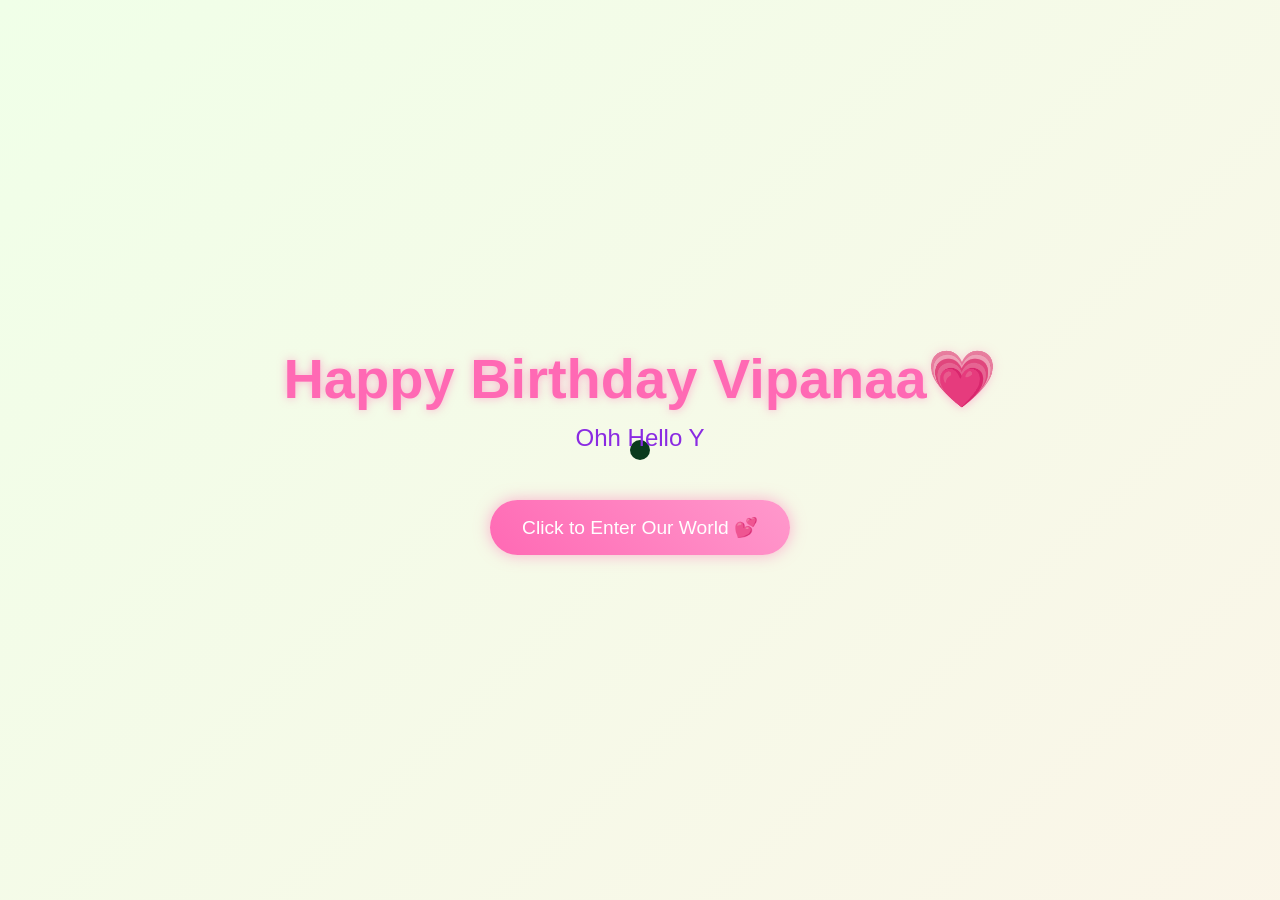
<file: index.html>
<!DOCTYPE html>
<html lang="en">
<head>
    <meta charset="UTF-8">
    <meta name="viewport" content="width=device-width, initial-scale=1.0">
    <title>Happy Birthday</title>
    <script src="https://cdnjs.cloudflare.com/ajax/libs/gsap/3.12.2/gsap.min.js"></script>
    <link rel="stylesheet" href="style.css">
    
</head>
<body>
    <div class="cursor"></div>
    <div class="container">
        <h1>Happy Birthday Vipanaa💗</h1>
        <div class="greeting"></div>
        <button class="cta-button">Click to Enter Our World 💕</button>
    </div>

    <script src="script.js">
        
    </script>
</body>
</html>
</file>
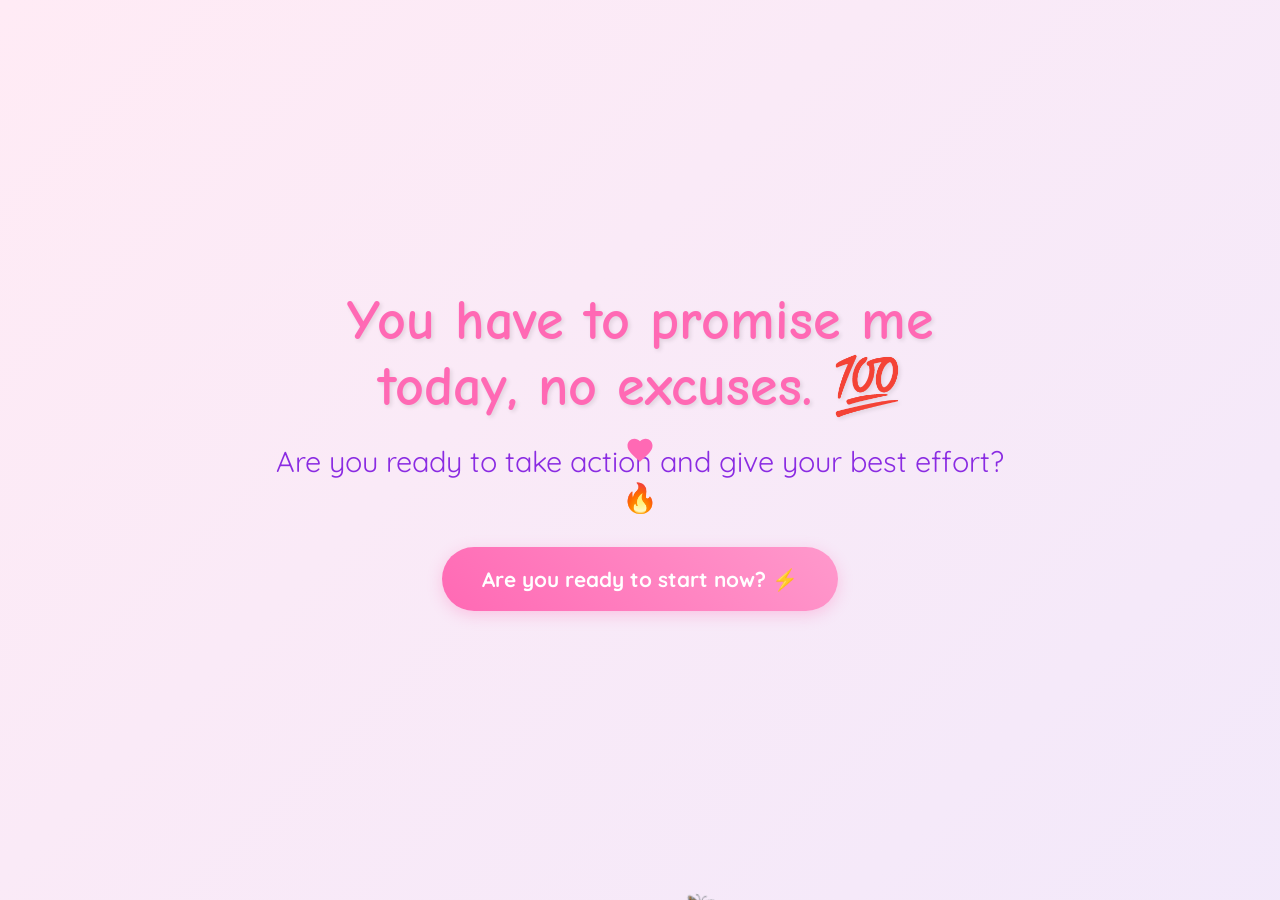
<file: commitment.html>
<!DOCTYPE html>
<html lang="en">
<head>
    <meta charset="UTF-8">
    <meta name="viewport" content="width=device-width, initial-scale=1.0">
    <title>The Commitment ✨</title>
    <script src="https://cdnjs.cloudflare.com/ajax/libs/gsap/3.12.2/gsap.min.js"></script>
    <link rel="stylesheet" href="commitment.css">
</head>
<body>
    <div class="custom-cursor">
        <svg viewBox="0 0 24 24">
            <path fill="#ff69b4" d="M12 21.35l-1.45-1.32C5.4 15.36 2 12.28 2 8.5 2 5.42 4.42 3 7.5 3c1.74 0 3.41.81 4.5 2.09C13.09 3.81 14.76 3 16.5 3 19.58 3 22 5.42 22 8.5c0 3.78-3.4 6.86-8.55 11.54L12 21.35z"/>
        </svg>
    </div>

    <audio id="clap-sound" src="your-audio-file.mp3"></audio>

    <div class="container">
        <div id="main-content">
            <h1>You have to promise me today, no excuses. 💯</h1>
            <p class="subtitle">Are you ready to take action and give your best effort? 🔥</p>
            <button class="shuffle-button" id="start-btn" onclick="startChallenge()">Are you ready to start now? ⚡</button>
        </div>

        <div id="choice-area" style="display: none;">
            <button class="shuffle-button" onclick="sayYes()">Yes</button>
            <button id="no-button" class="shuffle-button">No</button>
        </div>

        <div id="success-area" style="display: none;">
            <h1 class="ending-text" style="opacity: 1; transform: none; font-size: 3rem;">I’m really proud of you for making this decision, it truly shows your strength and commitment ✨</h1>
            <div style="display: flex; justify-content: center; margin-top: 2rem;">
                <a href="celebrate.html" class="shuffle-button" style="text-decoration: none;">Let's celebrate your birthday 🎂</a>
            </div>
        </div>
    </div>

    <script src="commitment.js"></script>
</body>
</html>
</file>
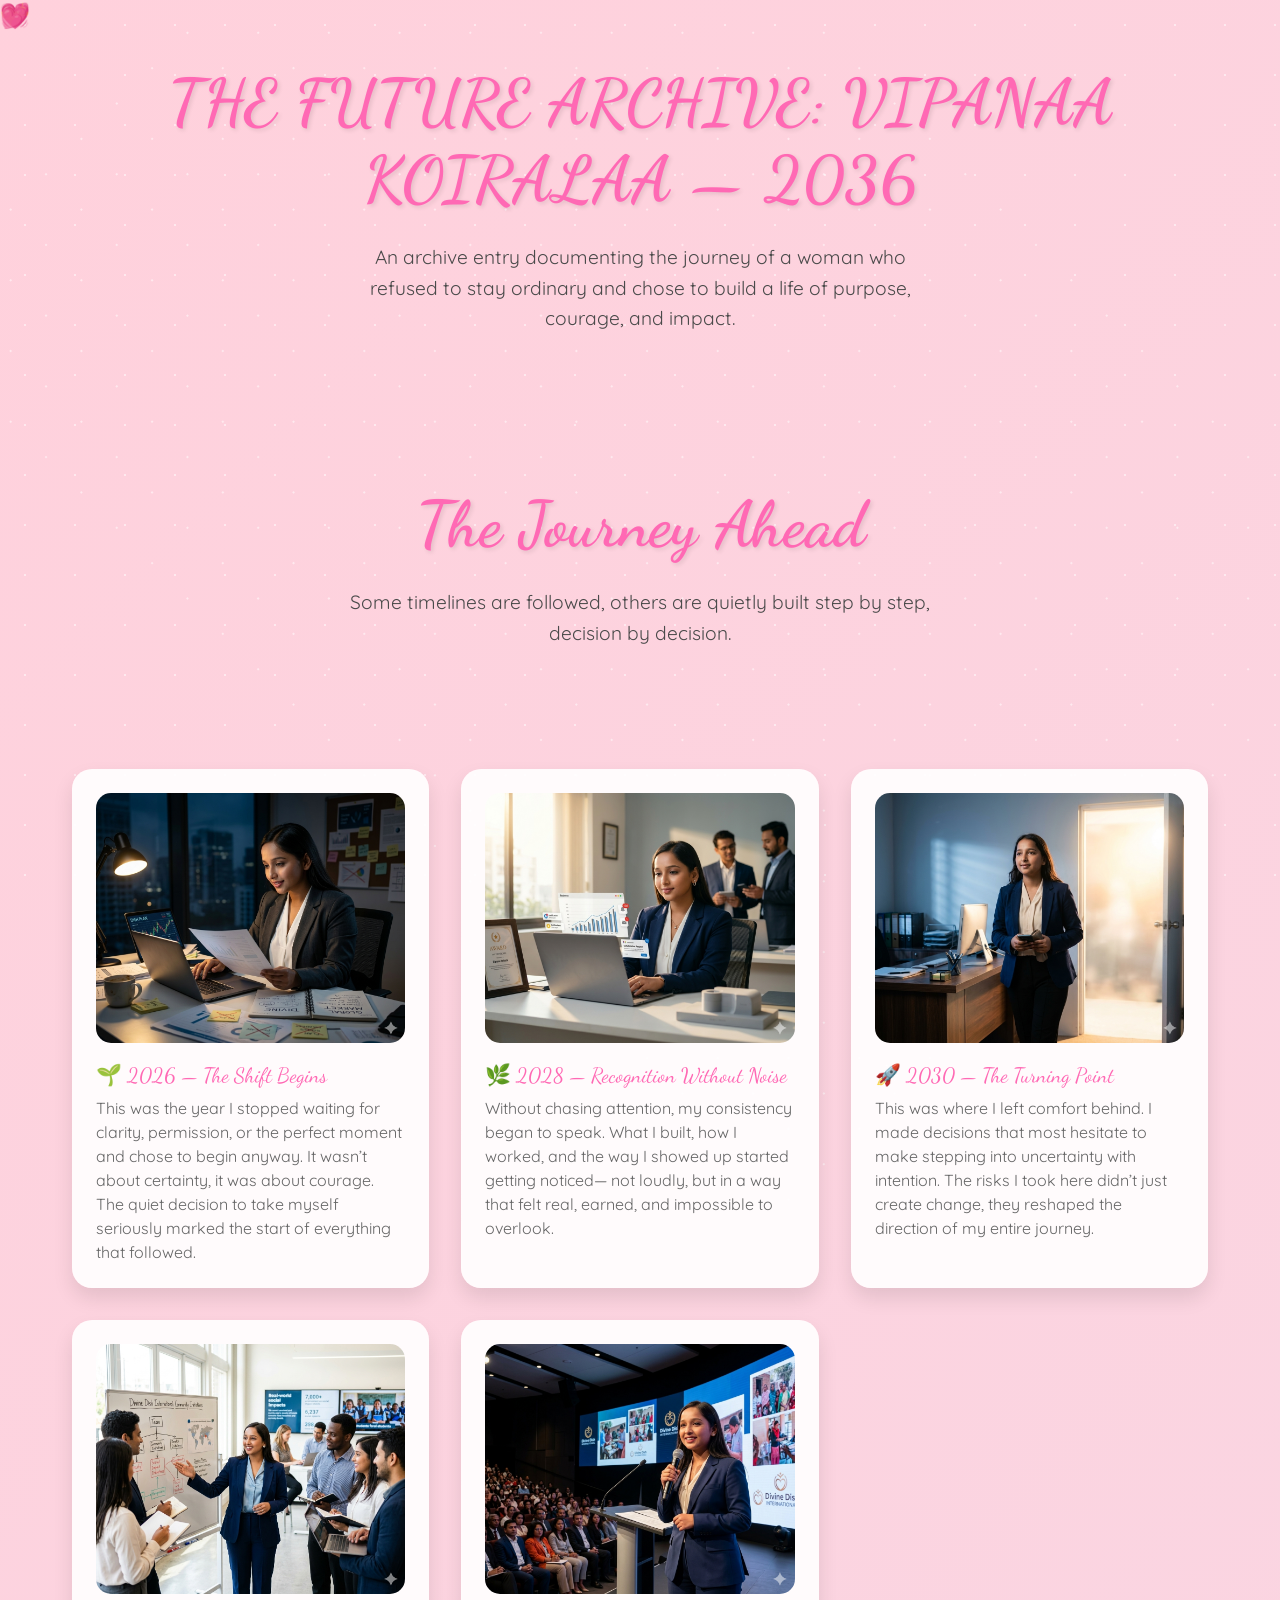
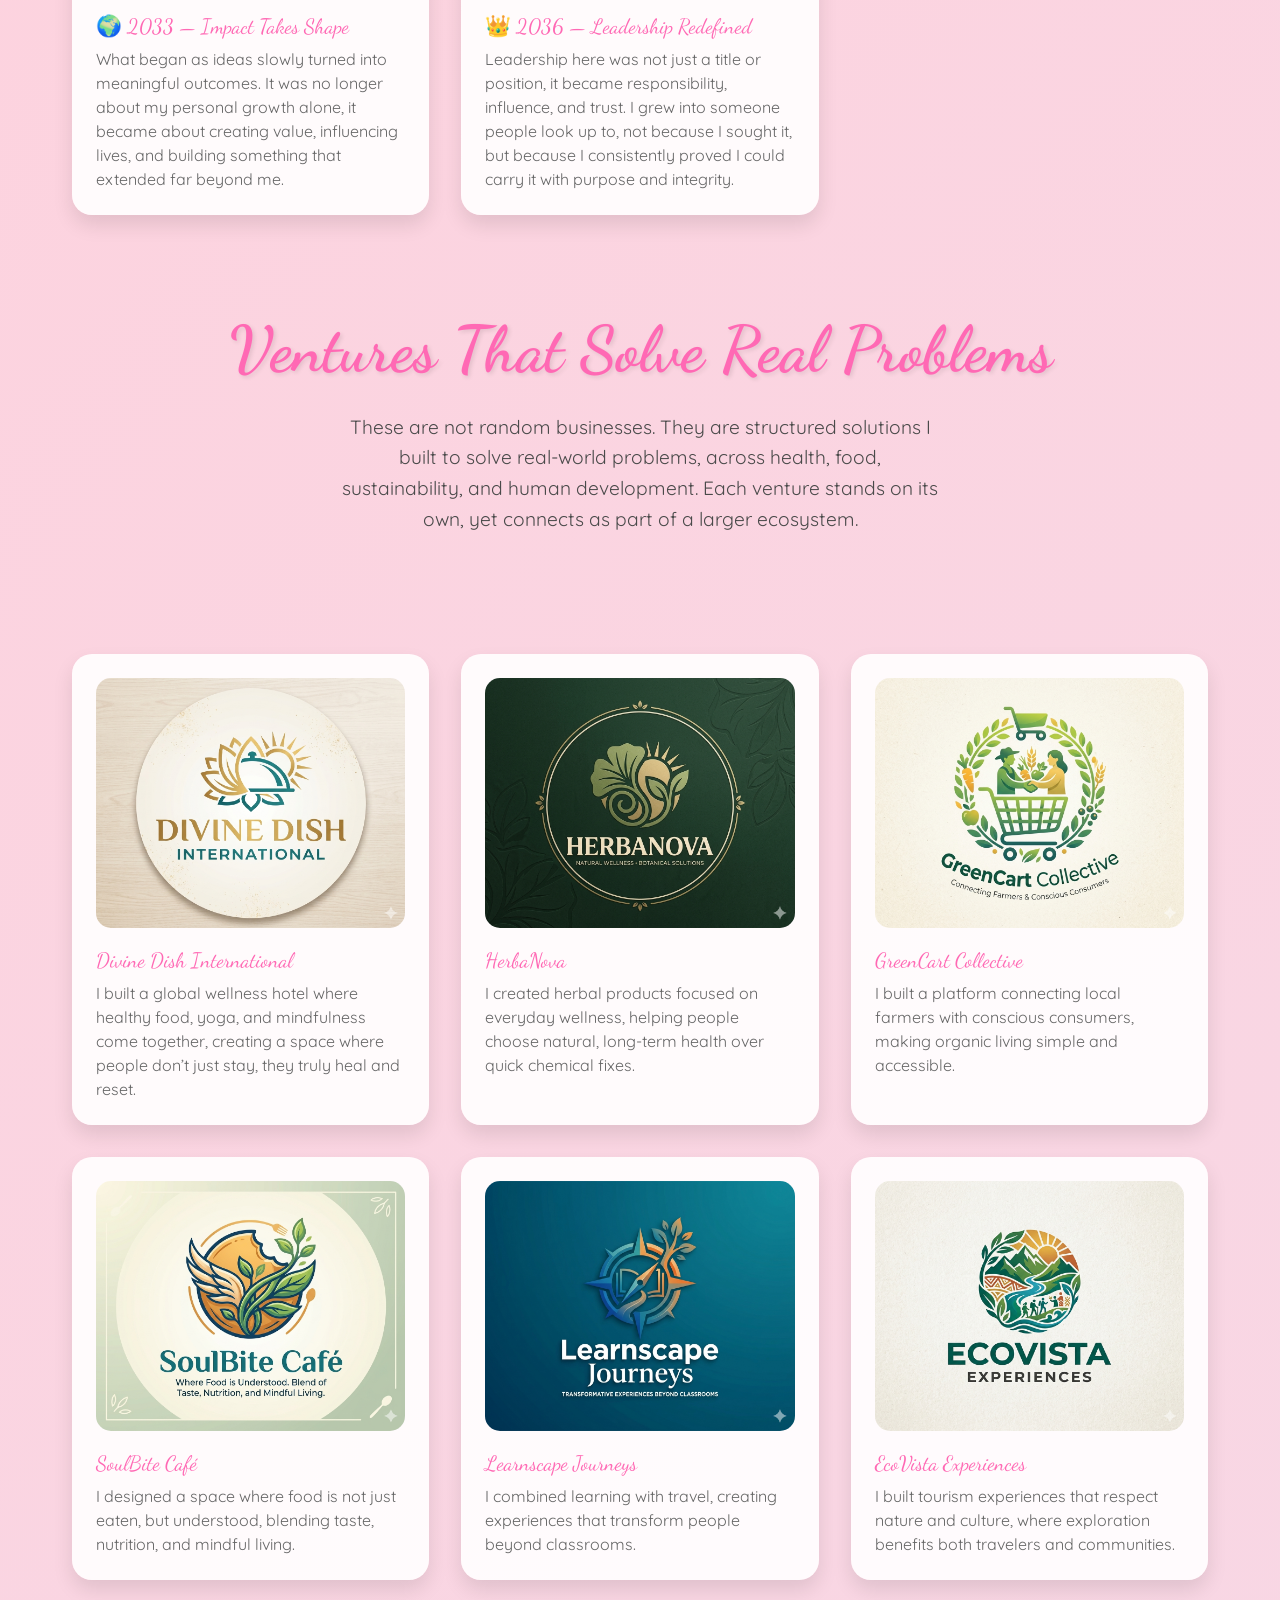
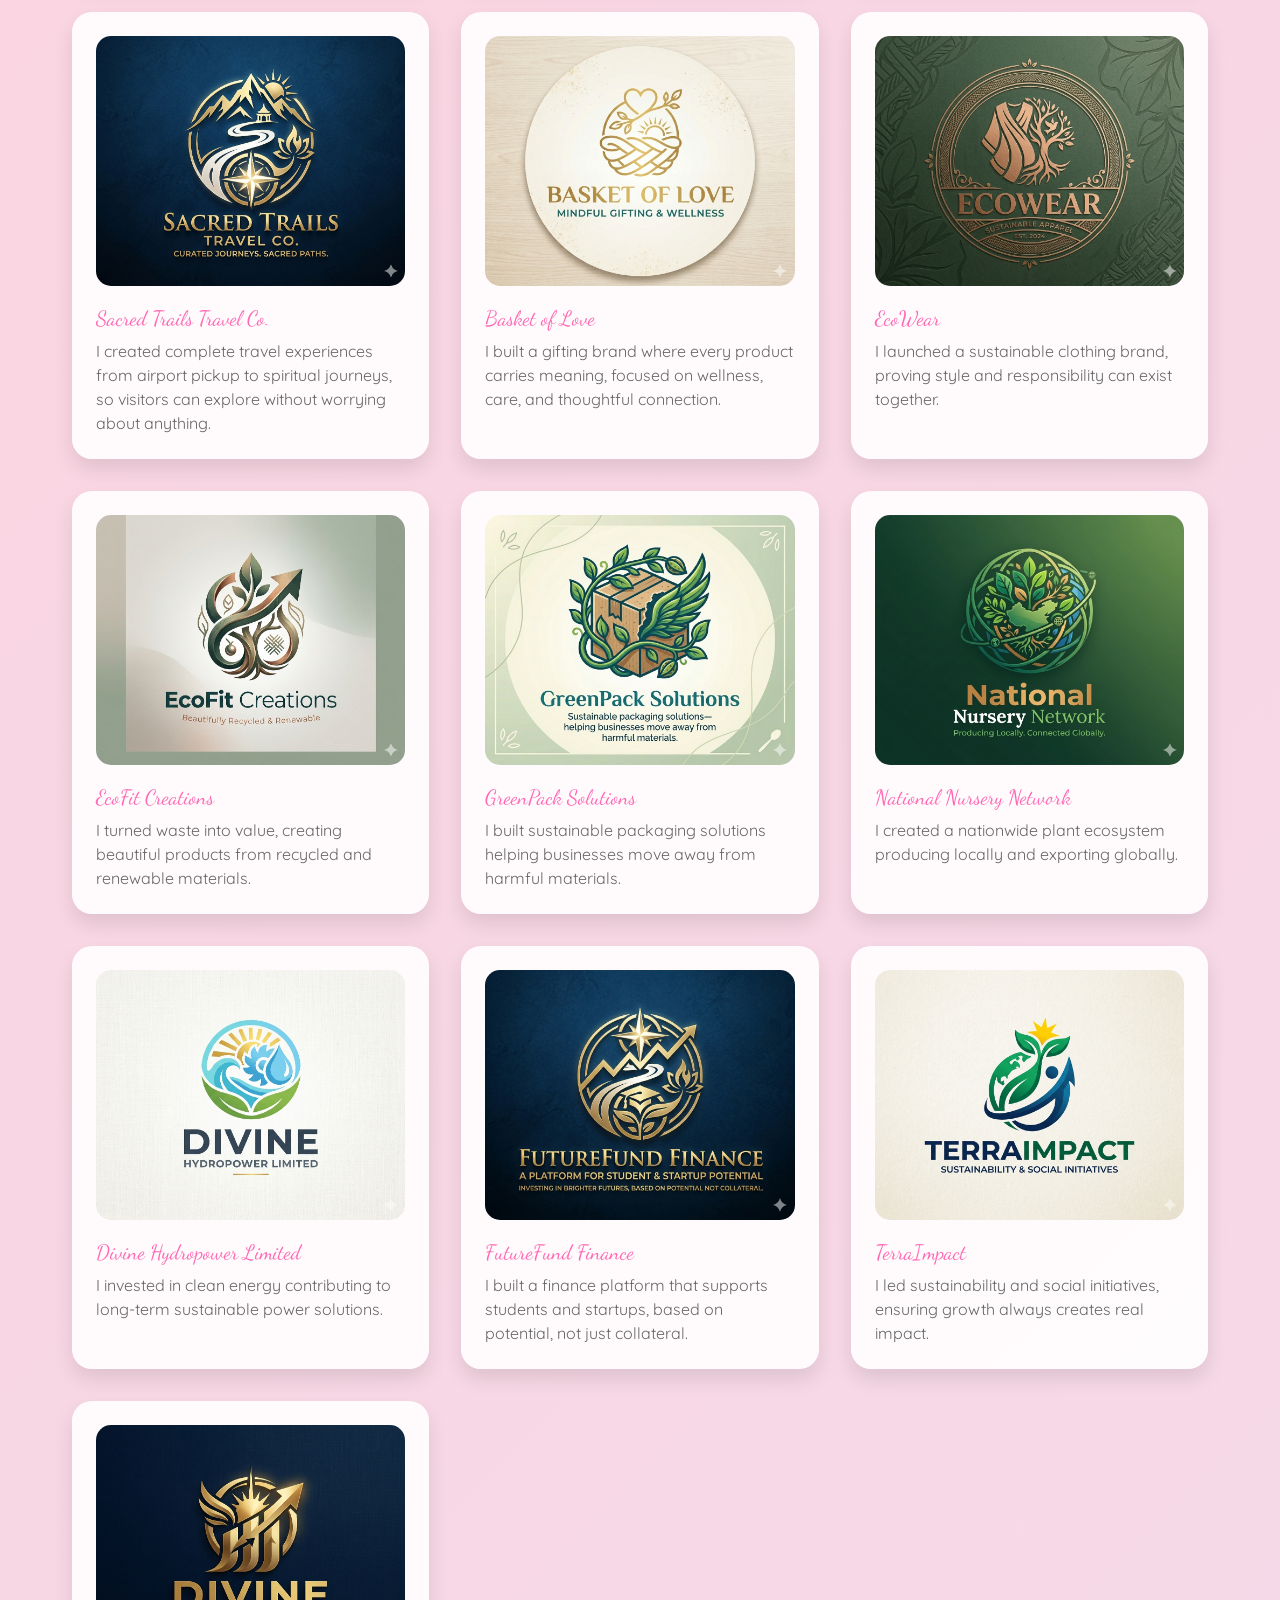
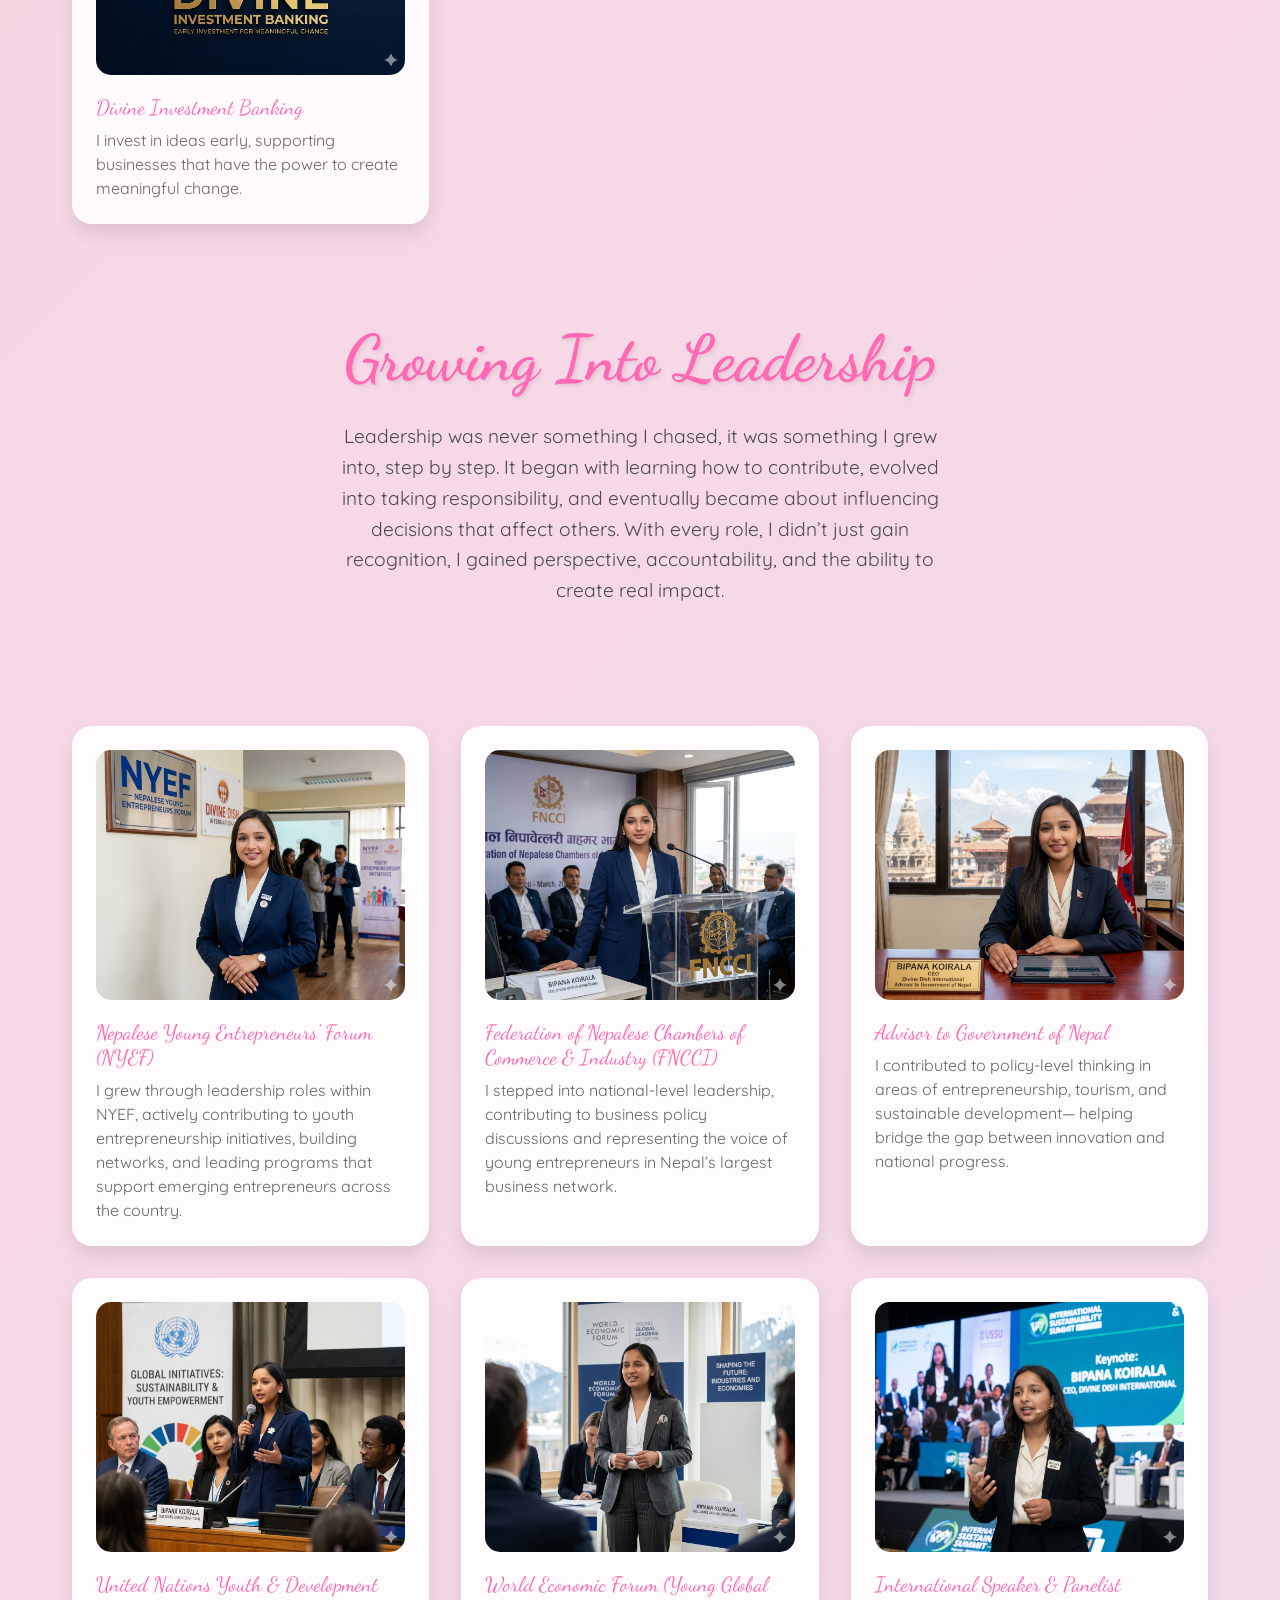
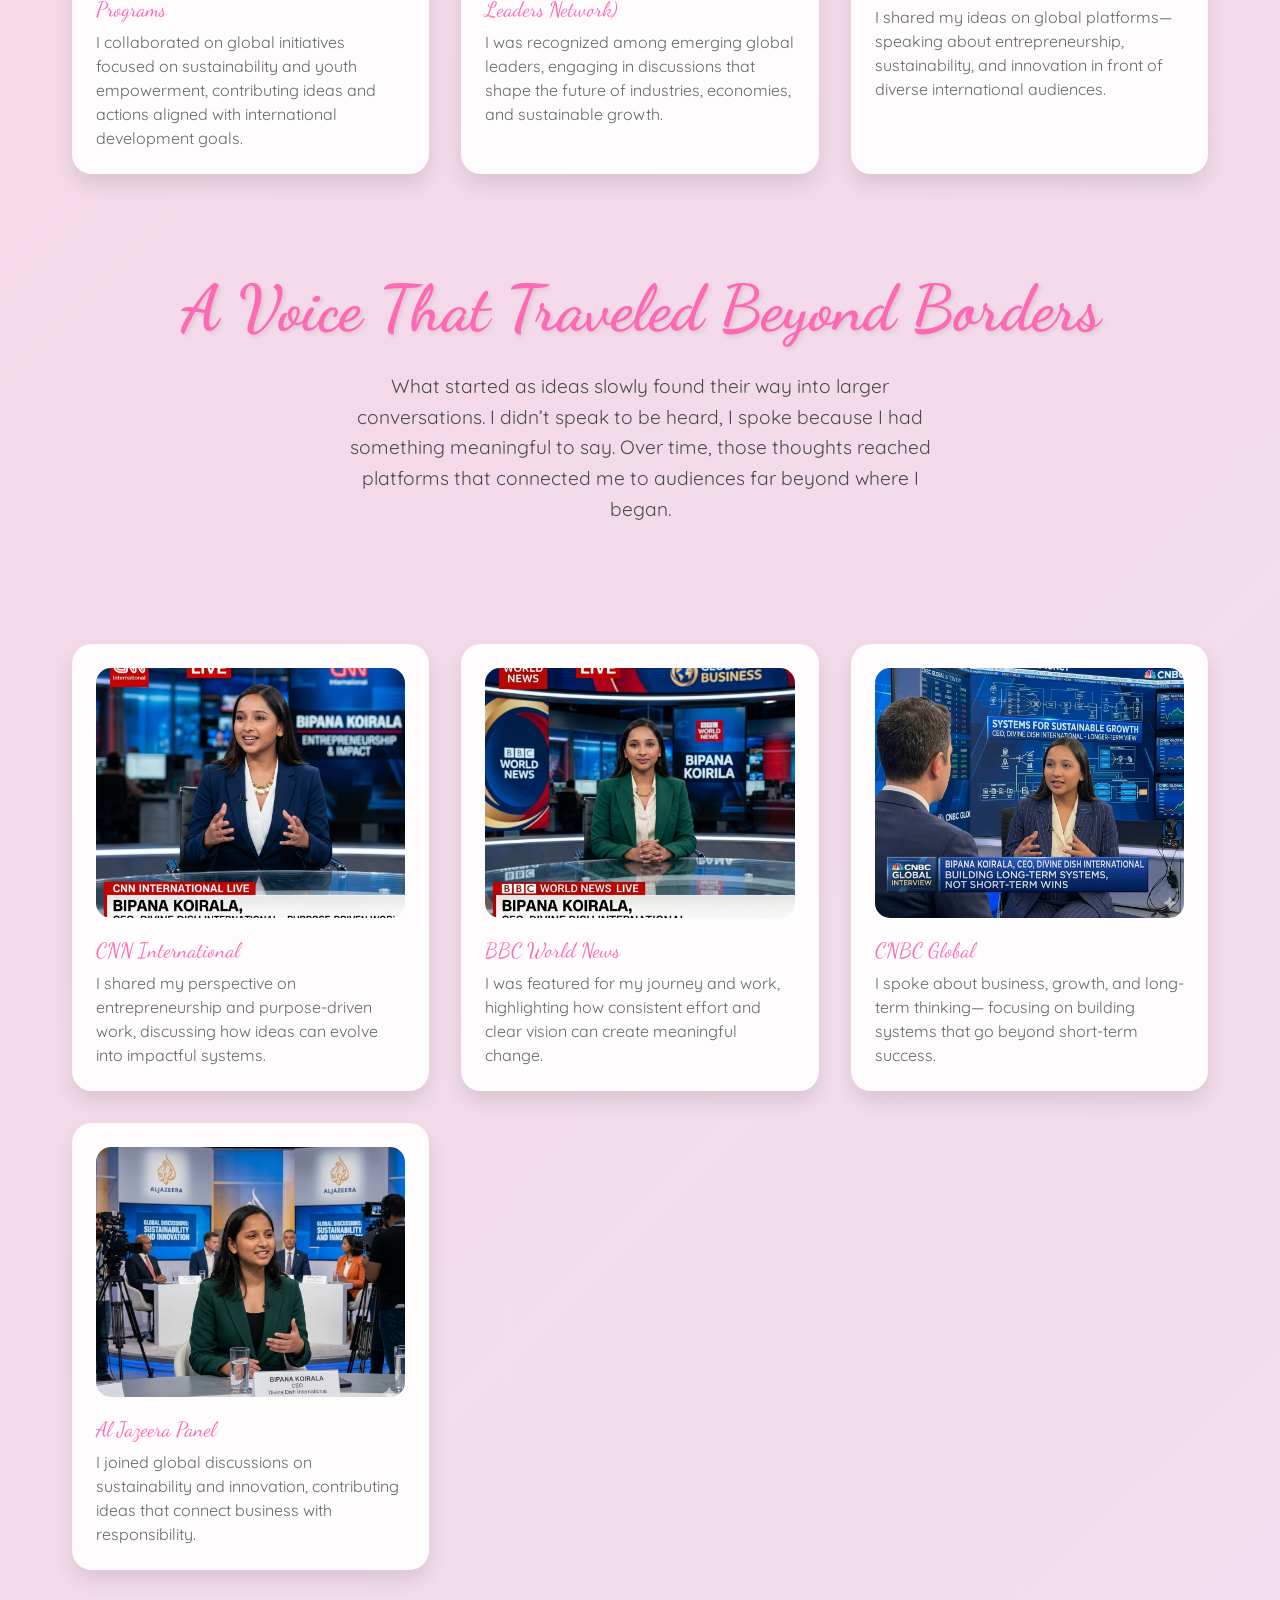
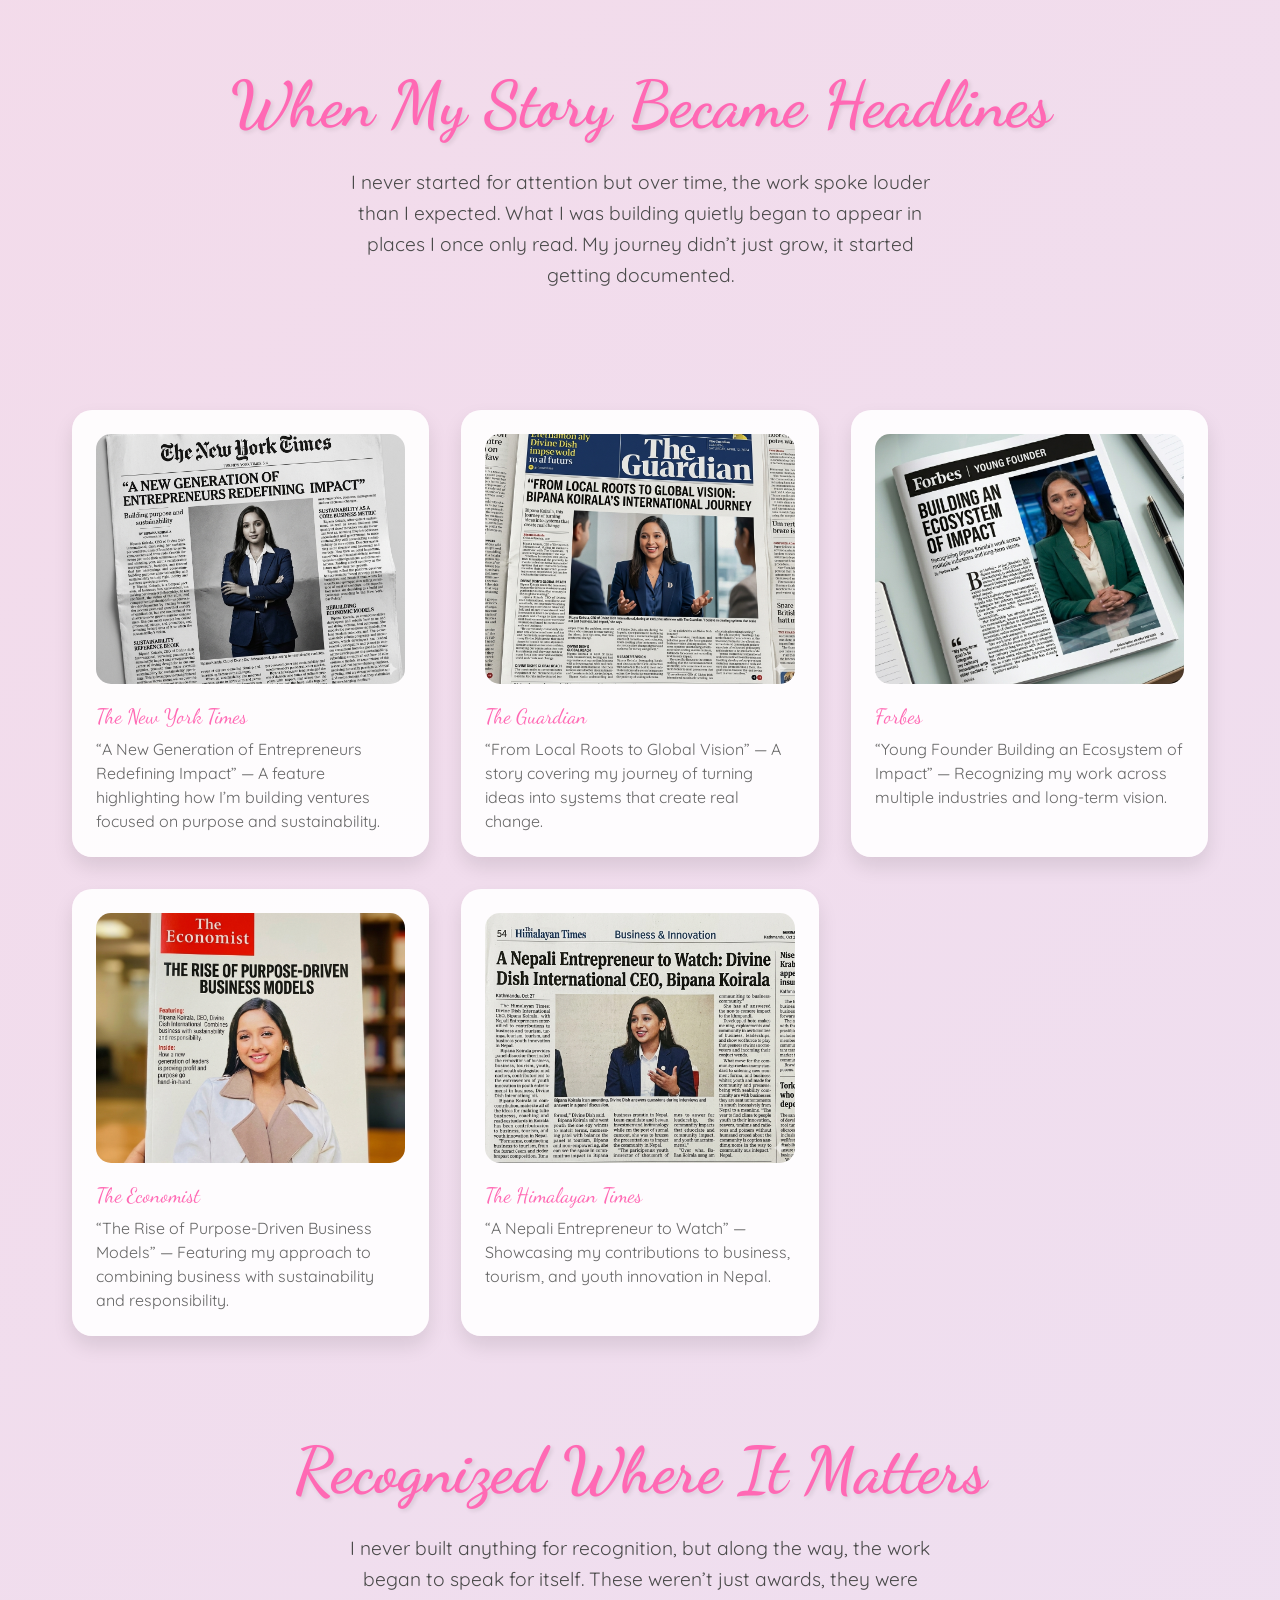
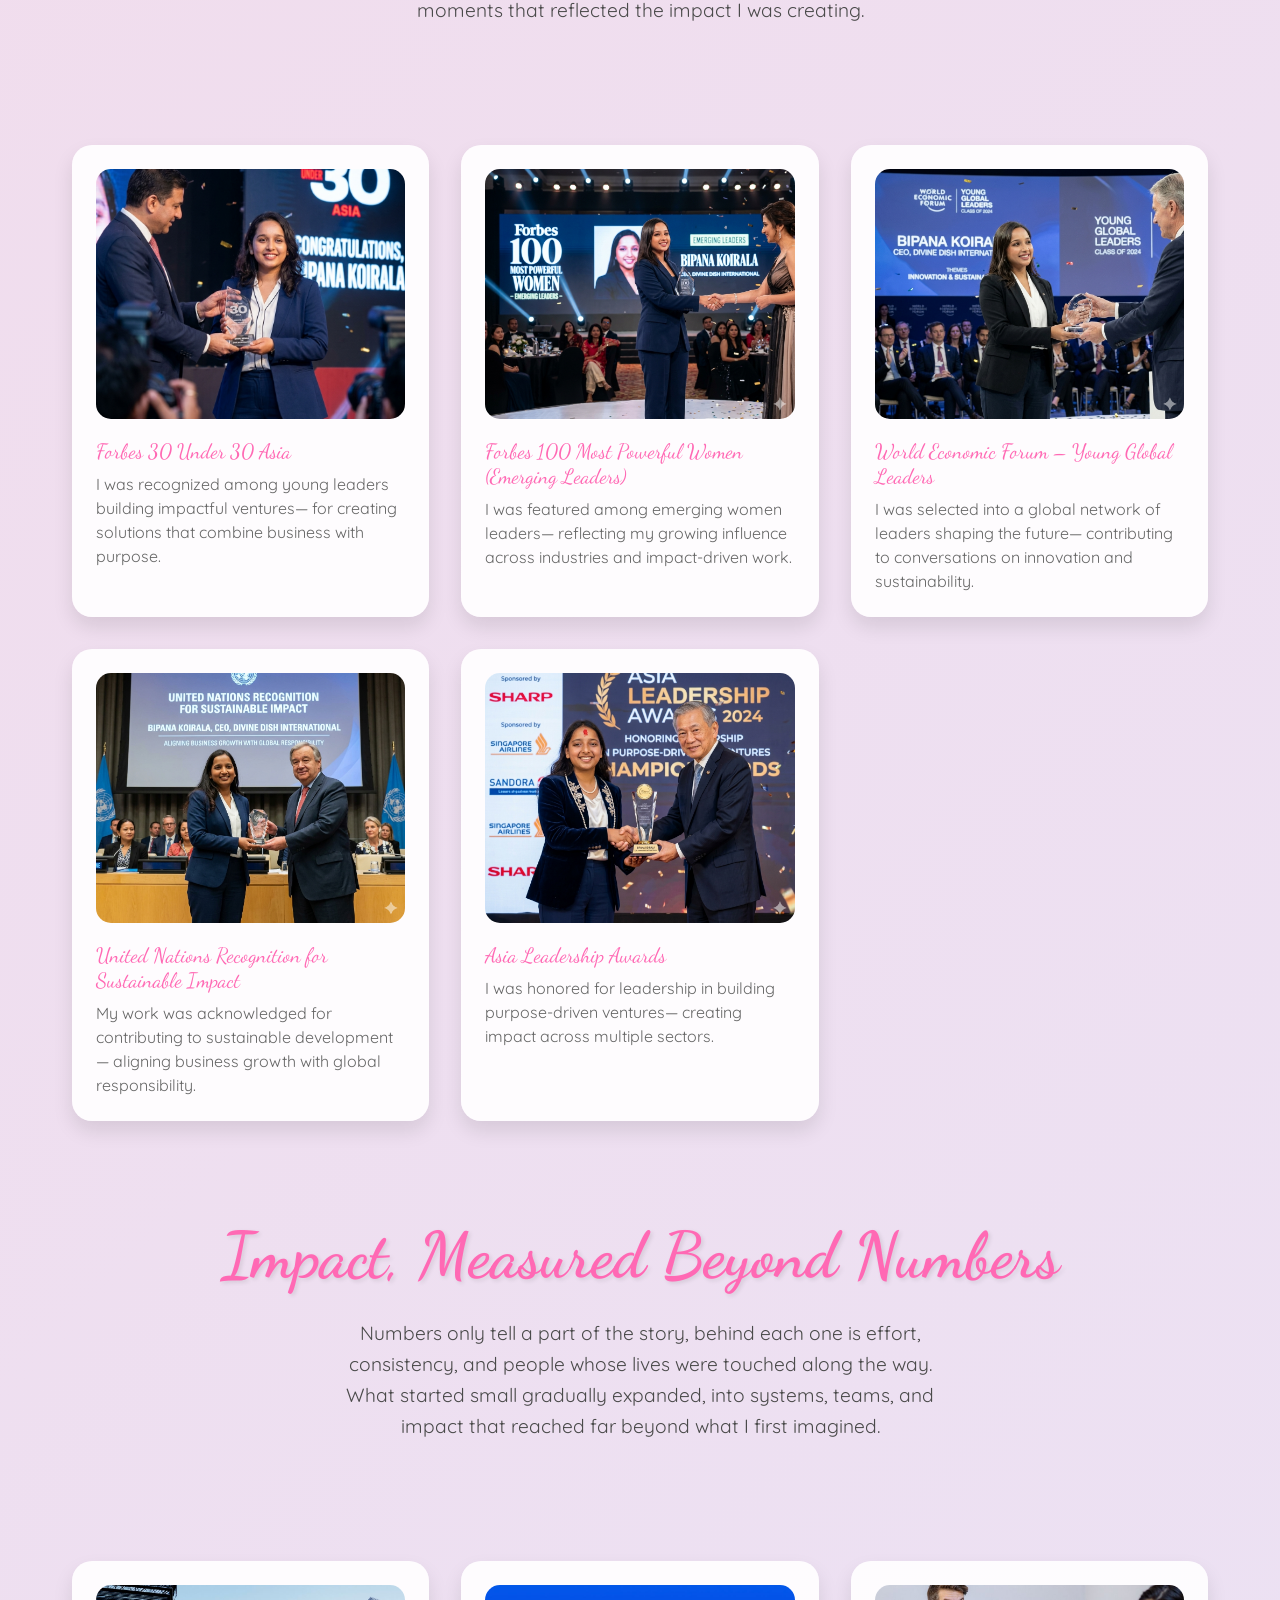
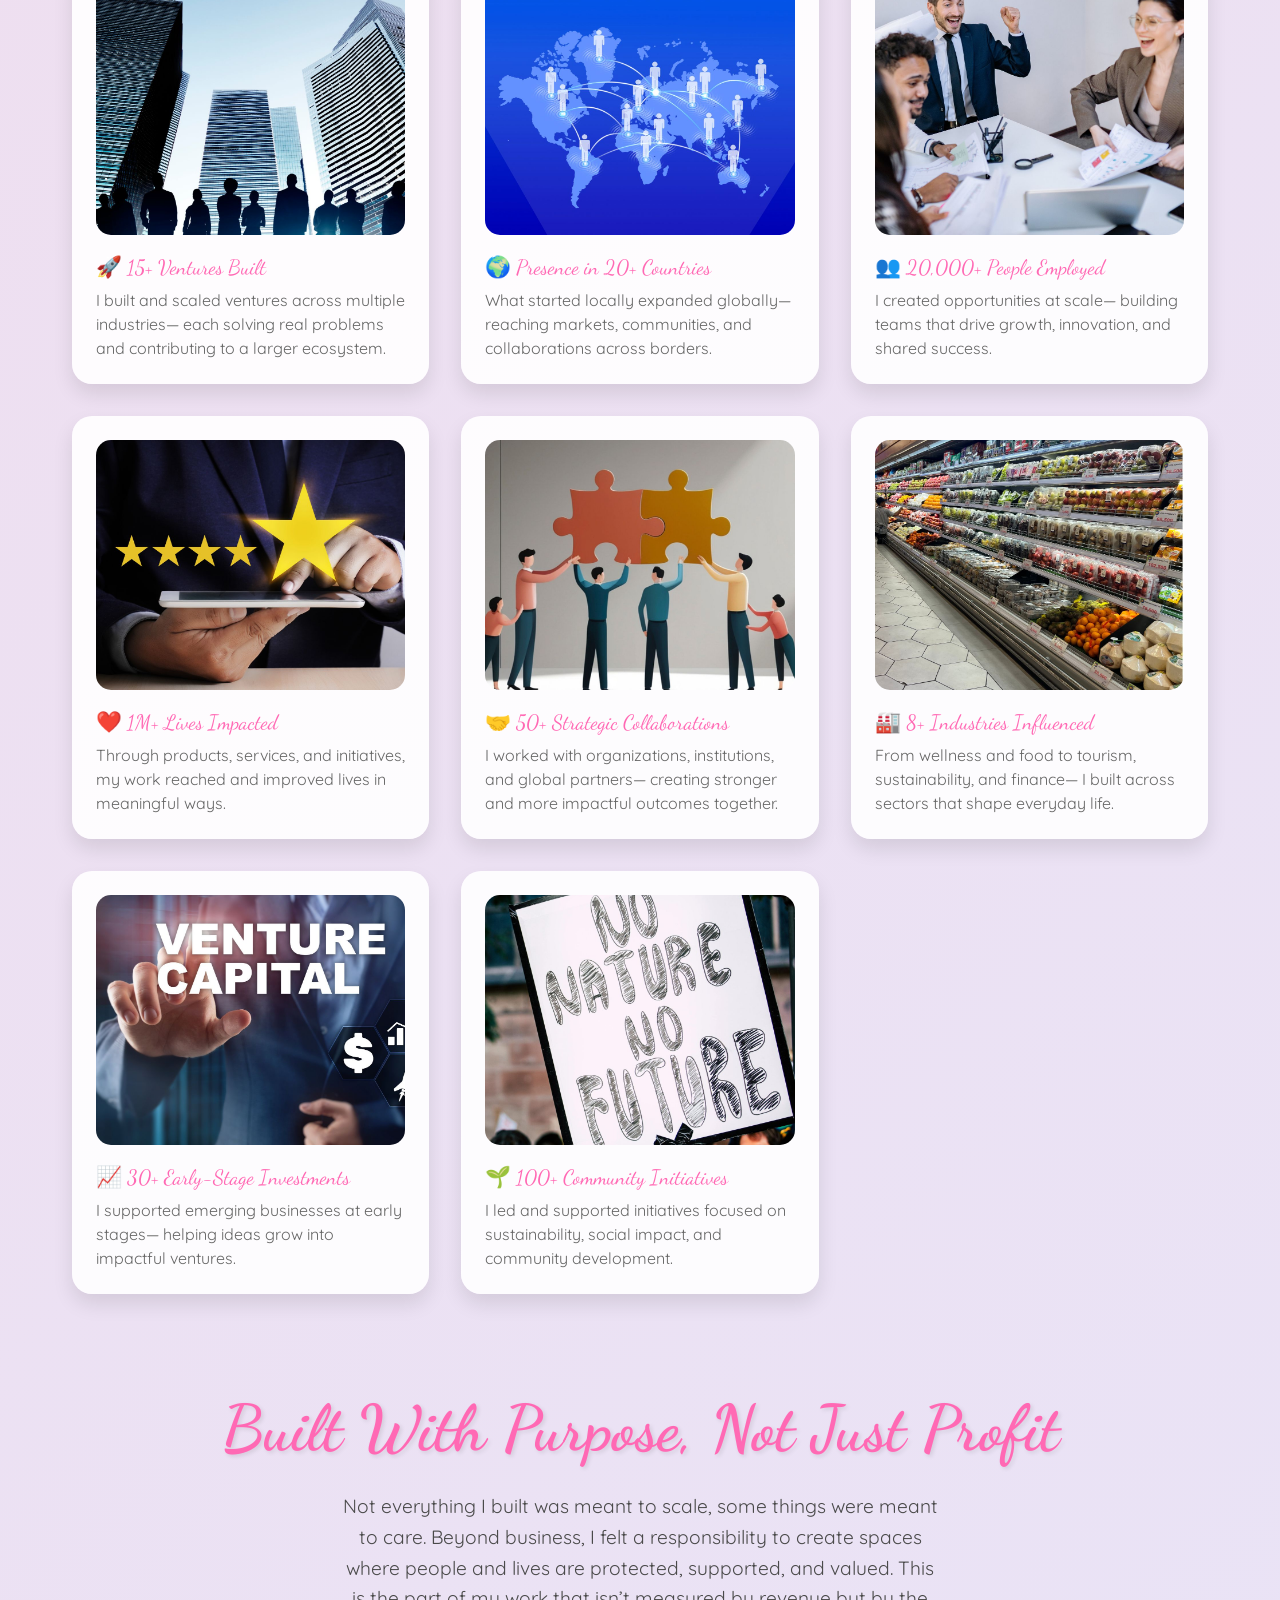
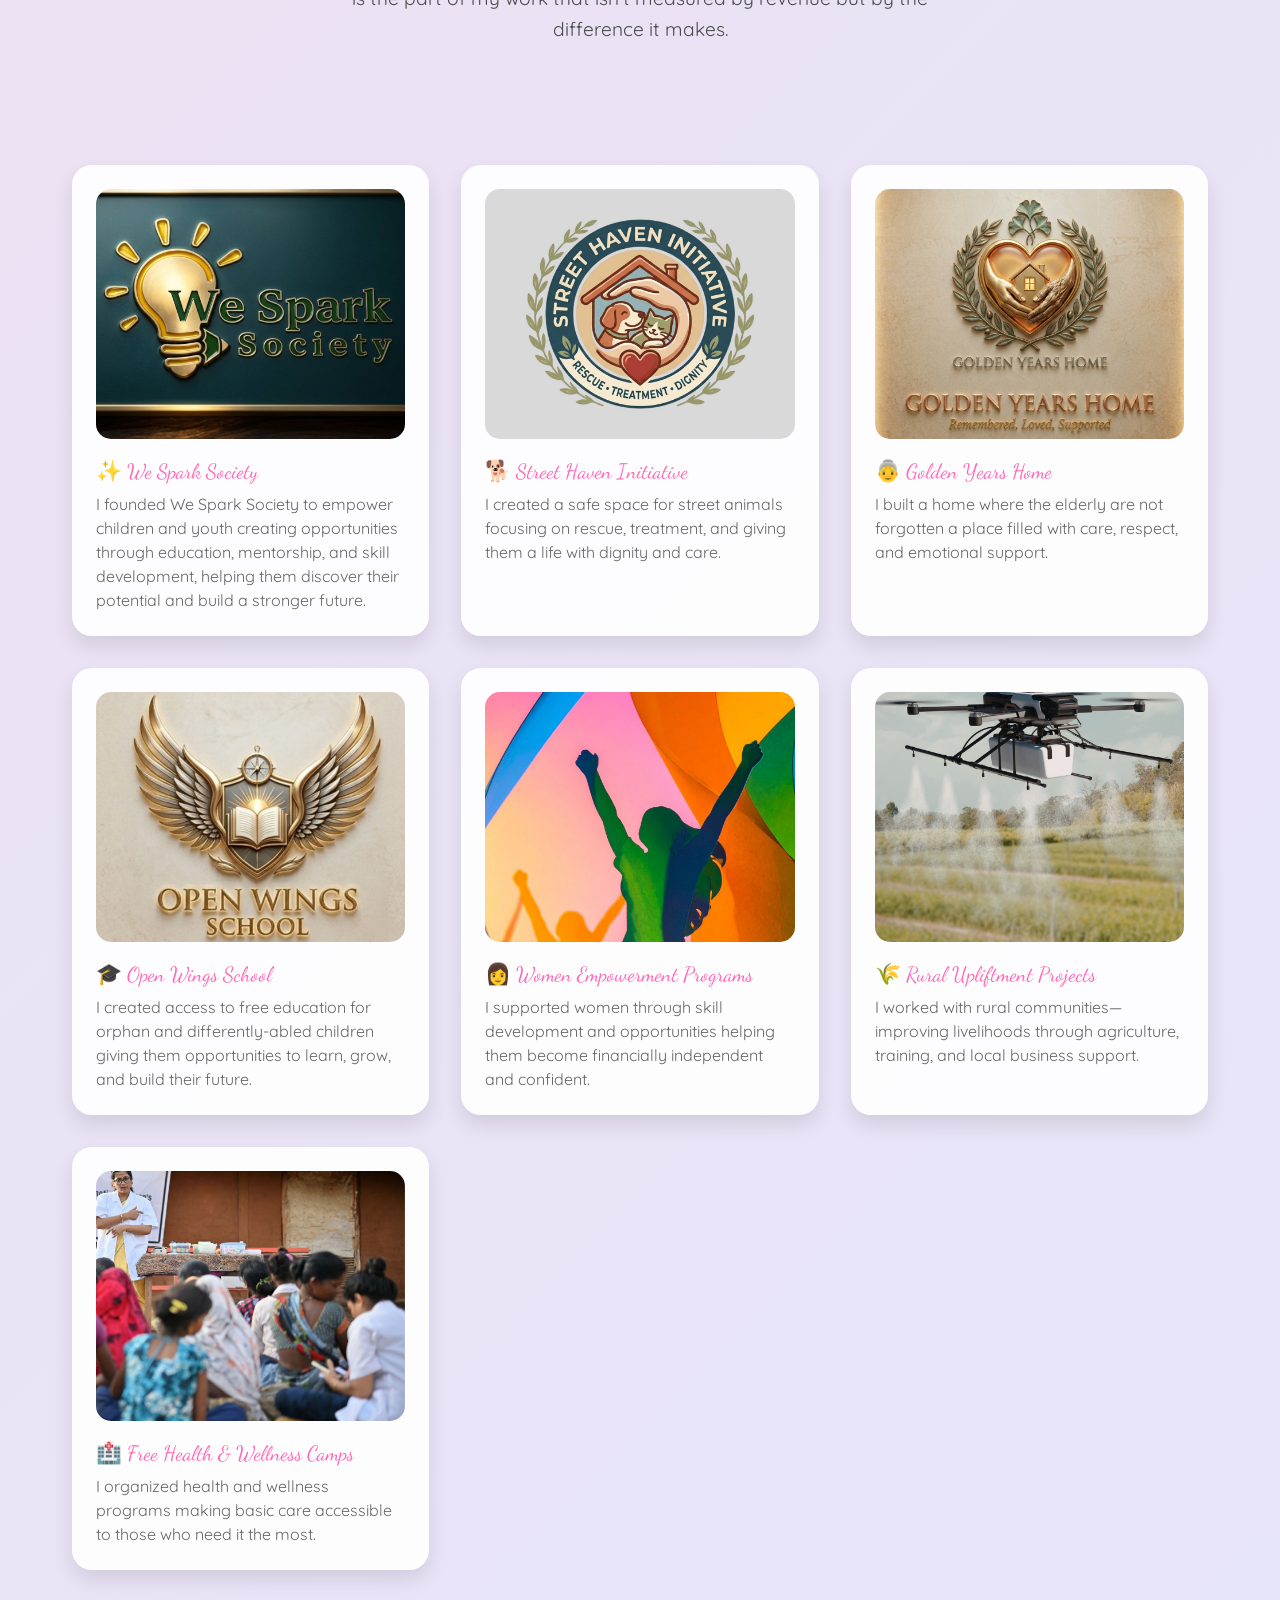
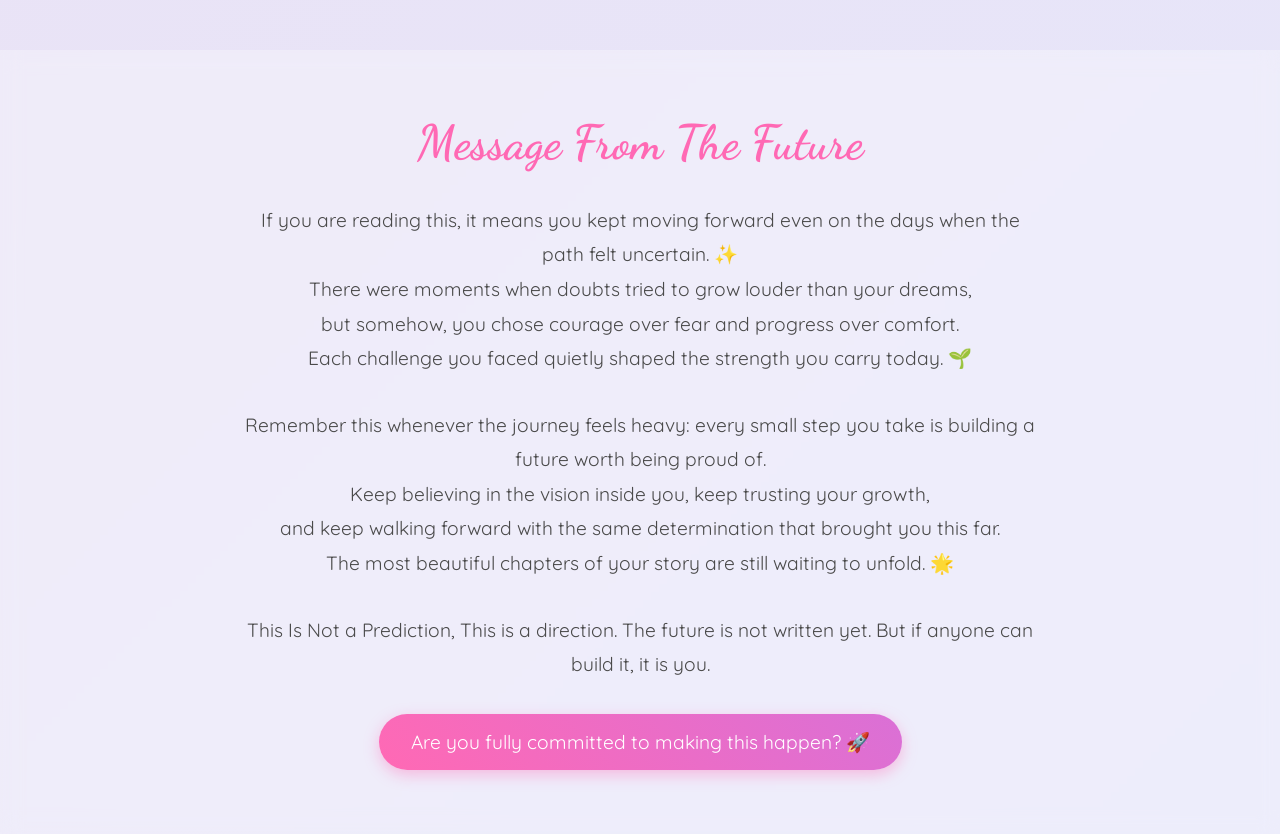
<file: future.html>
<!DOCTYPE html>
<html lang="en">

<head>
    <meta charset="UTF-8">
    <meta name="viewport" content="width=device-width, initial-scale=1.0">
    <title>Our Beautiful Memories ✨</title>
    <style>
        @import url('https://fonts.googleapis.com/css2?family=Dancing+Script:wght@700&family=Quicksand:wght@300;400;500;600&display=swap');

        * {
            margin: 0;
            padding: 0;
            box-sizing: border-box;
        }

        body {
            min-height: 100vh;
            background: linear-gradient(135deg,
                    #ffd1dc 0%,
                    #e6e6fa 25%,
                    #ffefd5 50%,
                    #e6e6fa 75%,
                    #ffd1dc 100%);
            background-size: 400% 400%;
            animation: gradientFlow 15s ease infinite;
            font-family: 'Quicksand', sans-serif;
            overflow-x: hidden;
            color: #4a4a4a;
        }

        @keyframes gradientFlow {
            0% {
                background-position: 0% 50%;
            }

            50% {
                background-position: 100% 50%;
            }

            100% {
                background-position: 0% 50%;
            }
        }

        /* Enhanced Sparkle Effect */
        .magic-sparkles {
            position: fixed;
            top: 0;
            left: 0;
            width: 100%;
            height: 100%;
            pointer-events: none;
            z-index: 1;
        }

        .sparkle {
            position: absolute;
            width: 6px;
            height: 6px;
            border-radius: 50%;
            background-color: white;
            animation: twinkle var(--duration, 4s) ease-in-out infinite;
            opacity: 0;
        }

        @keyframes twinkle {

            0%,
            100% {
                opacity: 0;
                transform: scale(0.5);
            }

            50% {
                opacity: 0.8;
                transform: scale(1);
            }
        }

        /* Generate 50 sparkles with different positions and animations */
        .magic-sparkles::before,
        .magic-sparkles::after {
            content: '';
            position: absolute;
            width: 100%;
            height: 100%;
            background-image: radial-gradient(circle, white 1px, transparent 1px);
            background-size: 50px 50px;
            animation: sparkleLayer 8s linear infinite;
            opacity: 0.5;
        }

        .magic-sparkles::after {
            animation-delay: -4s;
            transform: rotate(45deg);
        }

        @keyframes sparkleLayer {
            0% {
                transform: translateY(0);
            }

            100% {
                transform: translateY(-50px);
            }
        }

        /* Floating Hearts */
        .floating-hearts {
            position: fixed;
            width: 100%;
            height: 100%;
            pointer-events: none;
            z-index: 2;
        }

        .heart {
            position: absolute;
            font-size: 1.5rem;
            color: rgba(255, 105, 180, 0.6);
            animation: floatHeart var(--float-duration, 6s) ease-in-out infinite;
            animation-delay: var(--delay, 0s);
        }

        @keyframes floatHeart {
            0% {
                transform: translate(0, 100vh) rotate(0deg);
            }

            100% {
                transform: translate(var(--translate-x, 0), -100vh) rotate(360deg);
            }
        }

        /* Welcome Section */
        .welcome {
            text-align: center;
            padding: 4rem 2rem;
            position: relative;
            z-index: 3;
        }

        .welcome h1 {
            font-family: 'Dancing Script', cursive;
            font-size: 4rem;
            color: #ff69b4;
            text-shadow: 2px 2px 4px rgba(0, 0, 0, 0.1);
            animation: fadeInScale 2s ease;
        }

        .welcome p {
            font-size: 1.2rem;
            max-width: 600px;
            margin: 1.5rem auto;
            line-height: 1.6;
            animation: fadeIn 2s ease 0.5s both;
        }

        /* Enhanced Memory Cards */
        .memory-container {
            max-width: 1200px;
            margin: 0 auto;
            padding: 2rem;
            display: grid;
            grid-template-columns: repeat(auto-fit, minmax(300px, 1fr));
            gap: 2rem;
            z-index: 3;
            position: relative;
        }

        .memory-card {
            background: rgba(255, 255, 255, 0.9);
            border-radius: 20px;
            padding: 1.5rem;
            box-shadow: 0 10px 20px rgba(0, 0, 0, 0.1);
            transition: all 0.5s cubic-bezier(0.4, 0, 0.2, 1);
            position: relative;
            overflow: hidden;
        }

        .memory-card:hover {
            transform: translateY(-10px) scale(1.02);
            box-shadow: 0 15px 30px rgba(0, 0, 0, 0.15);
        }

        .memory-card::before {
            content: '';
            position: absolute;
            top: 0;
            left: 0;
            width: 100%;
            height: 100%;
            background: linear-gradient(45deg, transparent, rgba(255, 255, 255, 0.4), transparent);
            transform: translateX(-100%);
            transition: 0.5s;
        }

        .memory-card:hover::before {
            transform: translateX(100%);
        }

        .memory-img {
            width: 100%;
            height: 250px;
            object-fit: cover;
            border-radius: 15px;
            margin-bottom: 1rem;
            transition: transform 0.5s ease;
        }

        .memory-card:hover .memory-img {
            transform: scale(1.05);
        }

        .memory-date {
            font-family: 'Dancing Script', cursive;
            color: #ff69b4;
            font-size: 1.3rem;
            margin-bottom: 0.5rem;
        }

        .memory-caption {
            font-size: 1rem;
            line-height: 1.5;
            color: #666;
        }

        /* Final Message Section */
        .final-message {
            text-align: center;
            padding: 4rem 2rem;
            background: rgba(255, 255, 255, 0.3);
            backdrop-filter: blur(10px);
            margin-top: 3rem;
            position: relative;
            z-index: 3;
        }

        .final-message h2 {
            font-family: 'Dancing Script', cursive;
            font-size: 3rem;
            color: #ff69b4;
            margin-bottom: 2rem;
            animation: heartbeat 2s infinite;
        }

        @keyframes heartbeat {

            0%,
            100% {
                transform: scale(1);
            }

            50% {
                transform: scale(1.1);
            }
        }

        .final-message p {
            font-size: 1.2rem;
            max-width: 800px;
            margin: 0 auto 2rem;
            line-height: 1.8;
        }

        .goodbye-btn {
            display: inline-block;
            padding: 1rem 2rem;
            font-size: 1.2rem;
            background: linear-gradient(45deg, #ff69b4, #da70d6);
            color: white;
            border: none;
            border-radius: 50px;
            cursor: pointer;
            text-decoration: none;
            transition: all 0.3s ease;
            box-shadow: 0 5px 15px rgba(255, 105, 180, 0.4);
            animation: float 3s infinite ease-in-out;
        }

        .goodbye-btn:hover {
            transform: translateY(-5px);
            box-shadow: 0 8px 20px rgba(255, 105, 180, 0.6);
        }

        @keyframes float {

            0%,
            100% {
                transform: translateY(0);
            }

            50% {
                transform: translateY(-10px);
            }
        }

        /* Animations */
        @keyframes fadeInScale {
            0% {
                opacity: 0;
                transform: scale(0.8);
            }

            100% {
                opacity: 1;
                transform: scale(1);
            }
        }

        @keyframes fadeIn {
            0% {
                opacity: 0;
            }

            100% {
                opacity: 1;
            }
        }

        /* Generate Hearts */
        .js-generate-hearts {
            position: fixed;
            width: 100%;
            height: 100%;
            pointer-events: none;
            z-index: 2;
        }

        /* Custom Scrollbar */
        ::-webkit-scrollbar {
            width: 12px;
        }

        ::-webkit-scrollbar-track {
            background: rgba(255, 255, 255, 0.4);
        }

        ::-webkit-scrollbar-thumb {
            background: linear-gradient(45deg, #ff69b4, #da70d6);
            border-radius: 6px;
        }

        /* Responsive Design */
        @media (max-width: 768px) {
            .welcome h1 {
                font-size: 3rem;
            }

            .memory-container {
                grid-template-columns: 1fr;
            }

            .final-message h2 {
                font-size: 2.5rem;
            }
        }
    </style>
</head>

<body>
    <div class="magic-sparkles"></div>
    <div class="floating-hearts">
        <!-- Hearts will be generated via CSS -->
        <div class="heart" style="--float-duration: 6s; --delay: 0s; --translate-x: 20px;">💝</div>
        <div class="heart" style="--float-duration: 8s; --delay: 1s; --translate-x: -30px;">💖</div>
        <div class="heart" style="--float-duration: 7s; --delay: 2s; --translate-x: 40px;">💗</div>
        <div class="heart" style="--float-duration: 9s; --delay: 3s; --translate-x: -20px;">💓</div>
        <div class="heart" style="--float-duration: 5s; --delay: 4s; --translate-x: 30px;">💕</div>
    </div>

    <section class="welcome">
        <h1>THE FUTURE ARCHIVE: VIPANAA KOIRALAA — 2036</h1>
        <p>An archive entry documenting the journey of a woman who refused to stay ordinary and chose to build a life of purpose, courage, and impact.</p>
    </section>

    <section class="welcome">
        <h1>The Journey Ahead</h1>
        <p>Some timelines are followed, others are quietly built step by step, decision by decision.</p>
    </section>

    <div class="memory-container">
        <div class="memory-card">
            <img src="./d11.png" alt="2026 Shift Begins" class="memory-img">
            <div class="memory-date">🌱 2026 — The Shift Begins</div>
            <div class="memory-caption">
                This was the year I stopped waiting for clarity, permission, or the perfect moment
                and chose to begin anyway. It wasn’t about certainty, it was about courage.
                The quiet decision to take myself seriously marked the start of everything that followed.
            </div>
        </div>

        <div class="memory-card">
            <img src="./d12.png" alt="2028 Recognition" class="memory-img">
            <div class="memory-date">🌿 2028 — Recognition Without Noise</div>
            <div class="memory-caption">
                Without chasing attention, my consistency began to speak. 
                What I built, how I worked, and the way I showed up started getting noticed—
                not loudly, but in a way that felt real, earned, and impossible to overlook.
            </div>
        </div>

        <div class="memory-card">
            <img src="./d13.png" alt="2030 Turning Point" class="memory-img">
            <div class="memory-date">🚀 2030 — The Turning Point</div>
            <div class="memory-caption">
                This was where I left comfort behind. I made decisions that most hesitate to make
                stepping into uncertainty with intention. The risks I took here didn’t just create change,
                they reshaped the direction of my entire journey.
            </div>
        </div>

        <div class="memory-card">
            <img src="./d14.png" alt="2033 Impact" class="memory-img">
            <div class="memory-date">🌍 2033 — Impact Takes Shape</div>
            <div class="memory-caption">
                What began as ideas slowly turned into meaningful outcomes. 
                It was no longer about my personal growth alone, it became about creating value,
                influencing lives, and building something that extended far beyond me.
            </div>
        </div>

        <div class="memory-card">
            <img src="./d15.png" alt="2036 Leadership" class="memory-img">
            <div class="memory-date">👑 2036 — Leadership Redefined</div>
            <div class="memory-caption">
                Leadership here was not just a title or position, it became responsibility, influence, and trust.
                I grew into someone people look up to, not because I sought it,
                but because I consistently proved I could carry it with purpose and integrity.
            </div>
        </div> 
    </div>   

    <section class="welcome">
        <h1>Ventures That Solve Real Problems</h1>
        <p>  These are not random businesses.  
        They are structured solutions I built to solve real-world problems,
        across health, food, sustainability, and human development.  
        Each venture stands on its own, yet connects as part of a larger ecosystem.</p>
    </section>

    <div class="memory-container">
        <div class="memory-card">
            <img src="./d21.png" alt="Divine Dish International" class="memory-img">
            <div class="memory-date"> Divine Dish International</div>
            <div class="memory-caption">
                I built a global wellness hotel where healthy food, yoga, and mindfulness come together,
                creating a space where people don’t just stay, they truly heal and reset.
            </div>
        </div>

        <div class="memory-card">
            <img src="./d22.png" alt="HerbaNova" class="memory-img">
            <div class="memory-date"> HerbaNova</div>
            <div class="memory-caption">
                I created herbal products focused on everyday wellness,
                helping people choose natural, long-term health over quick chemical fixes.
            </div>
        </div>

        <div class="memory-card">
            <img src="./d23.png" alt="GreenCart Collective" class="memory-img">
            <div class="memory-date">GreenCart Collective</div>
            <div class="memory-caption">
                I built a platform connecting local farmers with conscious consumers,
                making organic living simple and accessible.
            </div>
        </div>

        <div class="memory-card">
            <img src="./d24.png" alt="SoulBite Café" class="memory-img">
            <div class="memory-date"> SoulBite Café</div>
            <div class="memory-caption">
                I designed a space where food is not just eaten, but understood,
                blending taste, nutrition, and mindful living.
            </div>
        </div>

        <div class="memory-card">
            <img src="./d25.png" alt="Learnscape Journeys" class="memory-img">
            <div class="memory-date"> Learnscape Journeys</div>
            <div class="memory-caption">
                I combined learning with travel,
                creating experiences that transform people beyond classrooms.
            </div>
        </div>

        <div class="memory-card">
            <img src="./d26.png" alt="EcoVista Experiences" class="memory-img">
            <div class="memory-date"> EcoVista Experiences</div>
            <div class="memory-caption">
                I built tourism experiences that respect nature and culture,
                where exploration benefits both travelers and communities.
            </div>
        </div>

        <div class="memory-card">
            <img src="./d27.png" alt="Sacred Trails Travel" class="memory-img">
            <div class="memory-date"> Sacred Trails Travel Co.</div>
            <div class="memory-caption">
                I created complete travel experiences from airport pickup to spiritual journeys,
                so visitors can explore without worrying about anything.
            </div>
        </div>

        <div class="memory-card">
            <img src="./d28.png" alt="Basket of Love" class="memory-img">
            <div class="memory-date"> Basket of Love</div>
            <div class="memory-caption">
                I built a gifting brand where every product carries meaning,
                focused on wellness, care, and thoughtful connection.
            </div>
        </div>

        <div class="memory-card">
            <img src="./d29.png" alt="EcoWear" class="memory-img">
            <div class="memory-date"> EcoWear</div>
            <div class="memory-caption">
                I launched a sustainable clothing brand,
                proving style and responsibility can exist together.
            </div>
        </div>

        <div class="memory-card">
            <img src="./d30.png" alt="EcoFit Creations" class="memory-img">
            <div class="memory-date"> EcoFit Creations</div>
            <div class="memory-caption">
                I turned waste into value,
                creating beautiful products from recycled and renewable materials.
            </div>
        </div>

        <div class="memory-card">
            <img src="./d31.png" alt="GreenPack Solutions" class="memory-img">
            <div class="memory-date"> GreenPack Solutions</div>
            <div class="memory-caption">
                I built sustainable packaging solutions
                helping businesses move away from harmful materials.
            </div>
        </div>

        <div class="memory-card">
            <img src="./d32.png" alt="Nursery Network" class="memory-img">
            <div class="memory-date"> National Nursery Network</div>
            <div class="memory-caption">
                I created a nationwide plant ecosystem
                producing locally and exporting globally.
            </div>
        </div>

        <div class="memory-card">
            <img src="./d33.png" alt="Hydropower" class="memory-img">
            <div class="memory-date"> Divine Hydropower Limited</div>
            <div class="memory-caption">
                I invested in clean energy
                contributing to long-term sustainable power solutions.
            </div>
        </div>

        <div class="memory-card">
            <img src="./d34.png" alt="Finance Company" class="memory-img">
            <div class="memory-date"> FutureFund Finance</div>
            <div class="memory-caption">
                I built a finance platform that supports students and startups,
                based on potential, not just collateral.
            </div>
        </div>

        <div class="memory-card">
            <img src="./d35.png" alt="TerraImpact" class="memory-img">
            <div class="memory-date"> TerraImpact</div>
            <div class="memory-caption">
                I led sustainability and social initiatives,
                ensuring growth always creates real impact.
            </div>
        </div>

        <div class="memory-card">
            <img src="./d36.png" alt="Investments" class="memory-img">
            <div class="memory-date"> Divine Investment Banking</div>
            <div class="memory-caption">
                I invest in ideas early,
                supporting businesses that have the power to create meaningful change.
            </div>
        </div>          
    </div>

    <section class="welcome">
        <h1>Growing Into Leadership</h1>
        <p>Leadership was never something I chased, it was something I grew into, step by step. It began with learning how to contribute, evolved into taking responsibility, and eventually became about influencing decisions that affect others. With every role, I didn’t just gain recognition, I gained perspective, accountability, and the ability to create real impact.</p>
    </section>

    <div class="memory-container">
        <div class="memory-card">
            <img src="./d41.png" alt="NYEF Leadership" class="memory-img">
            <div class="memory-date"> Nepalese Young Entrepreneurs' Forum (NYEF)</div>
            <div class="memory-caption">
                I grew through leadership roles within NYEF, actively contributing to youth entrepreneurship initiatives,
                building networks, and leading programs that support emerging entrepreneurs across the country.
            </div>
        </div>

        <div class="memory-card">
            <img src="./d42.png" alt="FNCCI Leadership" class="memory-img">
            <div class="memory-date"> Federation of Nepalese Chambers of Commerce & Industry (FNCCI)</div>
            <div class="memory-caption">
                I stepped into national-level leadership, contributing to business policy discussions and representing
                the voice of young entrepreneurs in Nepal’s largest business network.
            </div>
        </div>

        <div class="memory-card">
            <img src="./d43.png" alt="Government Advisor" class="memory-img">
            <div class="memory-date"> Advisor to Government of Nepal</div>
            <div class="memory-caption">
                I contributed to policy-level thinking in areas of entrepreneurship, tourism, and sustainable development—
                helping bridge the gap between innovation and national progress.
            </div>
        </div>

        <div class="memory-card">
            <img src="./d44.png" alt="UN Collaboration" class="memory-img">
            <div class="memory-date"> United Nations Youth & Development Programs</div>
            <div class="memory-caption">
                I collaborated on global initiatives focused on sustainability and youth empowerment,
                contributing ideas and actions aligned with international development goals.
            </div>
        </div>

        <div class="memory-card">
            <img src="./d45.png" alt="WEF Recognition" class="memory-img">
            <div class="memory-date"> World Economic Forum (Young Global Leaders Network)</div>
            <div class="memory-caption">
                I was recognized among emerging global leaders, engaging in discussions that shape
                the future of industries, economies, and sustainable growth.
            </div>
        </div>

        <div class="memory-card">
            <img src="./d46.png" alt="Global Speaker" class="memory-img">
            <div class="memory-date">International Speaker & Panelist</div>
            <div class="memory-caption">
                I shared my ideas on global platforms—speaking about entrepreneurship, sustainability,
                and innovation in front of diverse international audiences.
            </div>
        </div>
    </div>

    <section class="welcome">
        <h1>A Voice That Traveled Beyond Borders</h1>
        <p>What started as ideas slowly found their way into larger conversations. I didn’t speak to be heard, I spoke because I had something meaningful to say. Over time, those thoughts reached platforms that connected me to audiences far beyond where I began.</p>
    </section>

    <div class="memory-container">
        <div class="memory-card">
            <img src="./d51.png" alt="CNN Interview" class="memory-img">
            <div class="memory-date"> CNN International</div>
            <div class="memory-caption">
                I shared my perspective on entrepreneurship and purpose-driven work,
                discussing how ideas can evolve into impactful systems.
            </div>
        </div>

        <div class="memory-card">
            <img src="./d52.png" alt="BBC Feature" class="memory-img">
            <div class="memory-date"> BBC World News</div>
            <div class="memory-caption">
                I was featured for my journey and work, highlighting how consistent effort
                and clear vision can create meaningful change.
            </div>
        </div>

        <div class="memory-card">
            <img src="./d53.png" alt="CNBC Talk" class="memory-img">
            <div class="memory-date"> CNBC Global</div>
            <div class="memory-caption">
                I spoke about business, growth, and long-term thinking—
                focusing on building systems that go beyond short-term success.
            </div>
        </div>

        <div class="memory-card">
            <img src="./d54.png" alt="Al Jazeera Panel" class="memory-img">
            <div class="memory-date">Al Jazeera Panel</div>
            <div class="memory-caption">
                I joined global discussions on sustainability and innovation,
                contributing ideas that connect business with responsibility.
            </div>
        </div>

     </div>


    <section class="welcome">
        <h1>When My Story Became Headlines</h1>
        <p>I never started for attention but over time, the work spoke louder than I expected. What I was building quietly began to appear in places I once only read. My journey didn’t just grow, it started getting documented.</p>
    </section>

    <div class="memory-container">
        <div class="memory-card">
            <img src="./d61.png" alt="New York Times Feature" class="memory-img">
            <div class="memory-date">The New York Times</div>
            <div class="memory-caption">
                “A New Generation of Entrepreneurs Redefining Impact”
                — A feature highlighting how I’m building ventures focused on purpose and sustainability.
            </div>
        </div>

        <div class="memory-card">
            <img src="./d62.png" alt="The Guardian Feature" class="memory-img">
            <div class="memory-date">The Guardian</div>
            <div class="memory-caption">
                “From Local Roots to Global Vision”
                — A story covering my journey of turning ideas into systems that create real change.
            </div>
        </div>

        <div class="memory-card">
            <img src="./d63.png" alt="Forbes Feature" class="memory-img">
            <div class="memory-date">Forbes</div>
            <div class="memory-caption">
                “Young Founder Building an Ecosystem of Impact”
                — Recognizing my work across multiple industries and long-term vision.
            </div>
        </div>

        <div class="memory-card">
            <img src="./d64.png" alt="The Economist Feature" class="memory-img">
            <div class="memory-date">The Economist</div>
            <div class="memory-caption">
                “The Rise of Purpose-Driven Business Models”
                — Featuring my approach to combining business with sustainability and responsibility.
            </div>
        </div>

        <div class="memory-card">
            <img src="./d65.png" alt="Himalayan Times Feature" class="memory-img">
            <div class="memory-date">The Himalayan Times</div>
            <div class="memory-caption">
                “A Nepali Entrepreneur to Watch”
                — Showcasing my contributions to business, tourism, and youth innovation in Nepal.
            </div>
        </div>
    </div>

    <section class="welcome">
        <h1>Recognized Where It Matters</h1>
        <p>I never built anything for recognition, but along the way, the work began to speak for itself. These weren’t just awards, they were moments that reflected the impact I was creating.</p>
    </section>

    <div class="memory-container">
        <div class="memory-card">
            <img src="./d71.png" alt="Forbes 30 Under 30" class="memory-img">
            <div class="memory-date">Forbes 30 Under 30 Asia</div>
            <div class="memory-caption">
                I was recognized among young leaders building impactful ventures—
                for creating solutions that combine business with purpose.
            </div>
        </div>

        <div class="memory-card">
            <img src="./d72.png" alt="Most Powerful Women" class="memory-img">
            <div class="memory-date">Forbes 100 Most Powerful Women (Emerging Leaders)</div>
            <div class="memory-caption">
                I was featured among emerging women leaders—
                reflecting my growing influence across industries and impact-driven work.
            </div>
        </div>

        <div class="memory-card">
            <img src="./d73.png" alt="WEF Recognition" class="memory-img">
            <div class="memory-date">World Economic Forum – Young Global Leaders</div>
            <div class="memory-caption">
                I was selected into a global network of leaders shaping the future—
                contributing to conversations on innovation and sustainability.
            </div>
        </div>

        <div class="memory-card">
            <img src="./d74.png" alt="UN Recognition" class="memory-img">
            <div class="memory-date">United Nations Recognition for Sustainable Impact</div>
            <div class="memory-caption">
                My work was acknowledged for contributing to sustainable development—
                aligning business growth with global responsibility.
            </div>
        </div>

        <div class="memory-card">
            <img src="./d75.png" alt="Asian Leadership Award" class="memory-img">
            <div class="memory-date">Asia Leadership Awards</div>
            <div class="memory-caption">
                I was honored for leadership in building purpose-driven ventures—
                creating impact across multiple sectors.
            </div>
        </div>
    </div>


    <section class="welcome">
        <h1>Impact, Measured Beyond Numbers</h1>
        <p>Numbers only tell a part of the story, behind each one is effort, consistency, and people whose lives were touched along the way. What started small gradually expanded, into systems, teams, and impact that reached far beyond what I first imagined.</p>
    </section>

    <div class="memory-container">
        <div class="memory-card">
            <img src="./d81.jpg" alt="Ventures Built" class="memory-img">
            <div class="memory-date">🚀 15+ Ventures Built</div>
            <div class="memory-caption">
                I built and scaled ventures across multiple industries—
                each solving real problems and contributing to a larger ecosystem.
            </div>
        </div>

        <div class="memory-card">
            <img src="./d82.jpg" alt="Global Presence" class="memory-img">
            <div class="memory-date">🌍 Presence in 20+ Countries</div>
            <div class="memory-caption">
                What started locally expanded globally—
                reaching markets, communities, and collaborations across borders.
            </div>
        </div>

        <div class="memory-card">
            <img src="./d83.jpg" alt="Employees" class="memory-img">
            <div class="memory-date">👥 20,000+ People Employed</div>
            <div class="memory-caption">
                I created opportunities at scale—
                building teams that drive growth, innovation, and shared success.
            </div>
        </div>

        <div class="memory-card">
            <img src="./d84.jpg" alt="Lives Impacted" class="memory-img">
            <div class="memory-date">❤️ 1M+ Lives Impacted</div>
            <div class="memory-caption">
                Through products, services, and initiatives,
                my work reached and improved lives in meaningful ways.
            </div>
        </div>

        <div class="memory-card">
            <img src="./d85.jpg" alt="Collaborations" class="memory-img">
            <div class="memory-date">🤝 50+ Strategic Collaborations</div>
            <div class="memory-caption">
                I worked with organizations, institutions, and global partners—
                creating stronger and more impactful outcomes together.
            </div>
        </div>

        <div class="memory-card">
            <img src="./d86.jpg" alt="Industries" class="memory-img">
            <div class="memory-date">🏭 8+ Industries Influenced</div>
            <div class="memory-caption">
                From wellness and food to tourism, sustainability, and finance—
                I built across sectors that shape everyday life.
            </div>
        </div>

        <div class="memory-card">
            <img src="./d87.jpg" alt="Investments" class="memory-img">
            <div class="memory-date">📈 30+ Early-Stage Investments</div>
            <div class="memory-caption">
                I supported emerging businesses at early stages—
                helping ideas grow into impactful ventures.
            </div>
        </div>

        <div class="memory-card">
            <img src="./d88.jpg" alt="Community Impact" class="memory-img">
            <div class="memory-date">🌱 100+ Community Initiatives</div>
            <div class="memory-caption">
                I led and supported initiatives focused on sustainability,
                social impact, and community development.
            </div>
        </div>
    </div>

 <section class="welcome">
        <h1>Built With Purpose, Not Just Profit</h1>
        <p>Not everything I built was meant to scale, some things were meant to care. Beyond business, I felt a responsibility to create spaces where people and lives are protected, supported, and valued. This is the part of my work that isn’t measured by revenue but by the difference it makes.</p>
    </section>

    <div class="memory-container">
        <div class="memory-card">
            <img src="./d97.jpg" alt="We Spark Society" class="memory-img">
            <div class="memory-date">✨ We Spark Society</div>
            <div class="memory-caption">
                I founded We Spark Society to empower children and youth creating opportunities through education, mentorship, and skill development,
                helping them discover their potential and build a stronger future.
            </div>
        </div>
        <div class="memory-card">
            <img src="./d91.jpg" alt="Animal Shelter" class="memory-img">
            <div class="memory-date">🐕 Street Haven Initiative</div>
            <div class="memory-caption">
                I created a safe space for street animals
                focusing on rescue, treatment, and giving them a life with dignity and care.
            </div>
        </div>

        <div class="memory-card">
            <img src="./d92.png" alt="Old Age Home" class="memory-img">
            <div class="memory-date">👵 Golden Years Home</div>
            <div class="memory-caption">
                I built a home where the elderly are not forgotten
                a place filled with care, respect, and emotional support.
            </div>
        </div>

        <div class="memory-card">
            <img src="./d93.jpg" alt="Free School" class="memory-img">
            <div class="memory-date">🎓 Open Wings School</div>
            <div class="memory-caption">
                I created access to free education for orphan and differently-abled children
                giving them opportunities to learn, grow, and build their future.
            </div>
        </div>

        <div class="memory-card">
            <img src="./d94.jpg" alt="Women Empowerment" class="memory-img">
            <div class="memory-date">👩 Women Empowerment Programs</div>
            <div class="memory-caption">
                I supported women through skill development and opportunities
                helping them become financially independent and confident.
            </div>
        </div>

        <div class="memory-card">
            <img src="./d95.jpg" alt="Rural Development" class="memory-img">
            <div class="memory-date">🌾 Rural Upliftment Projects</div>
            <div class="memory-caption">
                I worked with rural communities—
                improving livelihoods through agriculture, training, and local business support.
            </div>
        </div>

        <div class="memory-card">
            <img src="./d96.jpg" alt="Health Camps" class="memory-img">
            <div class="memory-date">🏥 Free Health & Wellness Camps</div>
            <div class="memory-caption">
                I organized health and wellness programs
                making basic care accessible to those who need it the most.
            </div>
        </div>
    </div>

    <section class="final-message">
        <h2>Message From The Future</h2>
        <p>If you are reading this, it means you kept moving forward even on the days when the path felt uncertain. ✨<br>
        There were moments when doubts tried to grow louder than your dreams,<br>
        but somehow, you chose courage over fear and progress over comfort.<br>
        Each challenge you faced quietly shaped the strength you carry today. 🌱</p>

        <p>Remember this whenever the journey feels heavy: every small step you take is building a future worth being proud of.<br>
        Keep believing in the vision inside you, keep trusting your growth,<br>
        and keep walking forward with the same determination that brought you this far. <br>
        The most beautiful chapters of your story are still waiting to unfold. 🌟</p>
         <p>This Is Not a Prediction, This is a direction. The future is not written yet. But if anyone can build it, it is you.</p>

        <a href="commitment.html" class="goodbye-btn">Are you fully committed to making this happen? 🚀</a>



    </section>
</body>

</html>
</file>
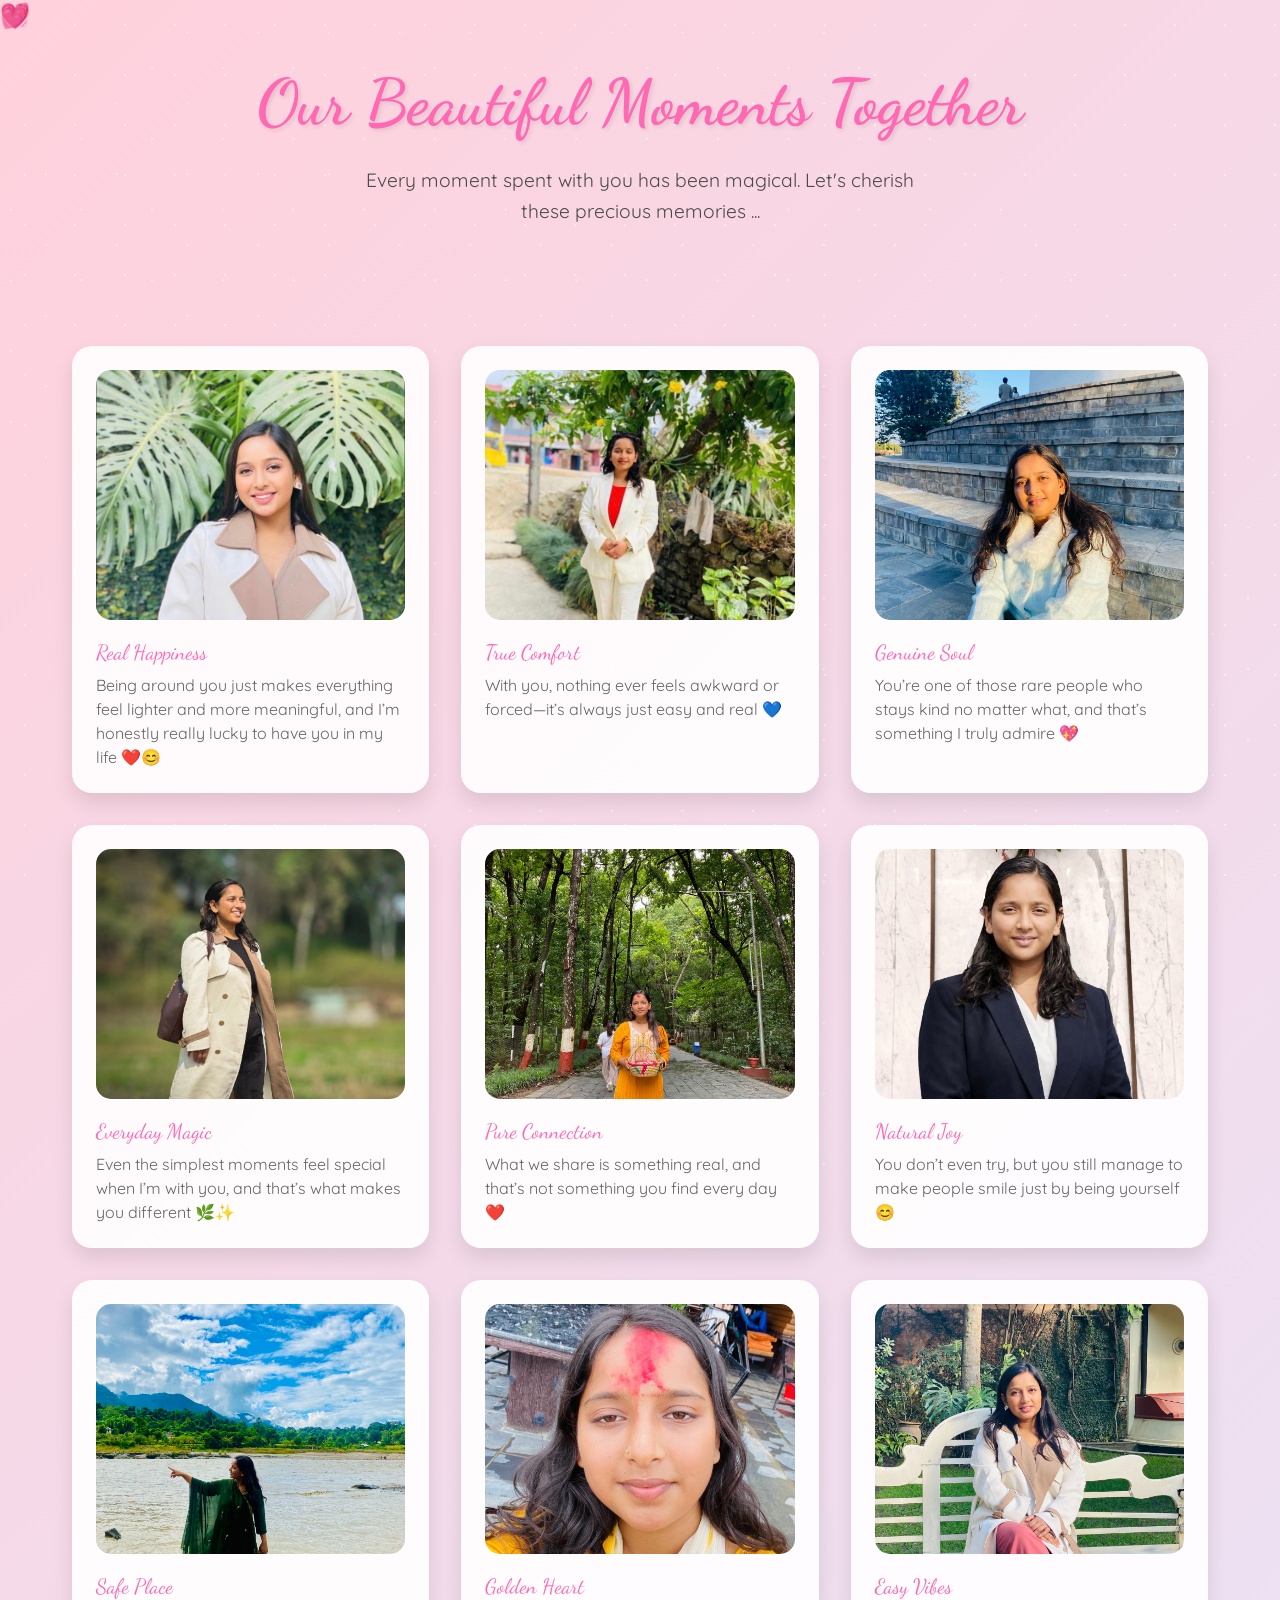
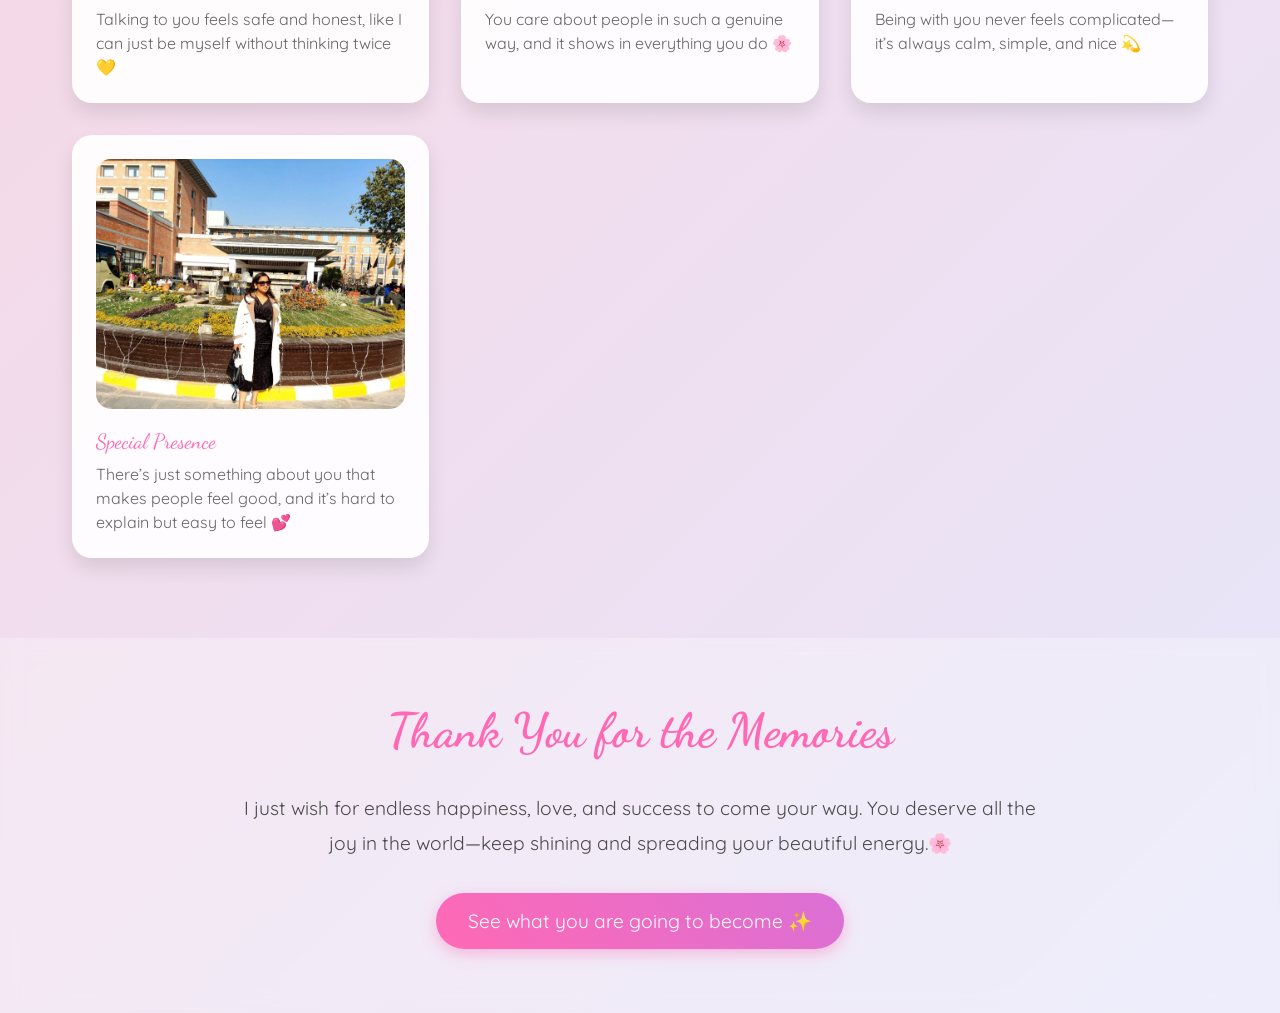
<file: last.html>
<!DOCTYPE html>
<html lang="en">

<head>
    <meta charset="UTF-8">
    <meta name="viewport" content="width=device-width, initial-scale=1.0">
    <title>Our Beautiful Memories ✨</title>
    <style>
        @import url('https://fonts.googleapis.com/css2?family=Dancing+Script:wght@700&family=Quicksand:wght@300;400;500;600&display=swap');

        * {
            margin: 0;
            padding: 0;
            box-sizing: border-box;
        }

        body {
            min-height: 100vh;
            background: linear-gradient(135deg,
                    #ffd1dc 0%,
                    #e6e6fa 25%,
                    #ffefd5 50%,
                    #e6e6fa 75%,
                    #ffd1dc 100%);
            background-size: 400% 400%;
            animation: gradientFlow 15s ease infinite;
            font-family: 'Quicksand', sans-serif;
            overflow-x: hidden;
            color: #4a4a4a;
        }

        @keyframes gradientFlow {
            0% {
                background-position: 0% 50%;
            }

            50% {
                background-position: 100% 50%;
            }

            100% {
                background-position: 0% 50%;
            }
        }

        /* Enhanced Sparkle Effect */
        .magic-sparkles {
            position: fixed;
            top: 0;
            left: 0;
            width: 100%;
            height: 100%;
            pointer-events: none;
            z-index: 1;
        }

        .sparkle {
            position: absolute;
            width: 6px;
            height: 6px;
            border-radius: 50%;
            background-color: white;
            animation: twinkle var(--duration, 4s) ease-in-out infinite;
            opacity: 0;
        }

        @keyframes twinkle {

            0%,
            100% {
                opacity: 0;
                transform: scale(0.5);
            }

            50% {
                opacity: 0.8;
                transform: scale(1);
            }
        }

        /* Generate 50 sparkles with different positions and animations */
        .magic-sparkles::before,
        .magic-sparkles::after {
            content: '';
            position: absolute;
            width: 100%;
            height: 100%;
            background-image: radial-gradient(circle, white 1px, transparent 1px);
            background-size: 50px 50px;
            animation: sparkleLayer 8s linear infinite;
            opacity: 0.5;
        }

        .magic-sparkles::after {
            animation-delay: -4s;
            transform: rotate(45deg);
        }

        @keyframes sparkleLayer {
            0% {
                transform: translateY(0);
            }

            100% {
                transform: translateY(-50px);
            }
        }

        /* Floating Hearts */
        .floating-hearts {
            position: fixed;
            width: 100%;
            height: 100%;
            pointer-events: none;
            z-index: 2;
        }

        .heart {
            position: absolute;
            font-size: 1.5rem;
            color: rgba(255, 105, 180, 0.6);
            animation: floatHeart var(--float-duration, 6s) ease-in-out infinite;
            animation-delay: var(--delay, 0s);
        }

        @keyframes floatHeart {
            0% {
                transform: translate(0, 100vh) rotate(0deg);
            }

            100% {
                transform: translate(var(--translate-x, 0), -100vh) rotate(360deg);
            }
        }

        /* Welcome Section */
        .welcome {
            text-align: center;
            padding: 4rem 2rem;
            position: relative;
            z-index: 3;
        }

        .welcome h1 {
            font-family: 'Dancing Script', cursive;
            font-size: 4rem;
            color: #ff69b4;
            text-shadow: 2px 2px 4px rgba(0, 0, 0, 0.1);
            animation: fadeInScale 2s ease;
        }

        .welcome p {
            font-size: 1.2rem;
            max-width: 600px;
            margin: 1.5rem auto;
            line-height: 1.6;
            animation: fadeIn 2s ease 0.5s both;
        }

        /* Enhanced Memory Cards */
        .memory-container {
            max-width: 1200px;
            margin: 0 auto;
            padding: 2rem;
            display: grid;
            grid-template-columns: repeat(auto-fit, minmax(300px, 1fr));
            gap: 2rem;
            z-index: 3;
            position: relative;
        }

        .memory-card {
            background: rgba(255, 255, 255, 0.9);
            border-radius: 20px;
            padding: 1.5rem;
            box-shadow: 0 10px 20px rgba(0, 0, 0, 0.1);
            transition: all 0.5s cubic-bezier(0.4, 0, 0.2, 1);
            position: relative;
            overflow: hidden;
        }

        .memory-card:hover {
            transform: translateY(-10px) scale(1.02);
            box-shadow: 0 15px 30px rgba(0, 0, 0, 0.15);
        }

        .memory-card::before {
            content: '';
            position: absolute;
            top: 0;
            left: 0;
            width: 100%;
            height: 100%;
            background: linear-gradient(45deg, transparent, rgba(255, 255, 255, 0.4), transparent);
            transform: translateX(-100%);
            transition: 0.5s;
        }

        .memory-card:hover::before {
            transform: translateX(100%);
        }

        .memory-img {
            width: 100%;
            height: 250px;
            object-fit: cover;
            border-radius: 15px;
            margin-bottom: 1rem;
            transition: transform 0.5s ease;
        }

        .memory-card:hover .memory-img {
            transform: scale(1.05);
        }

        .memory-date {
            font-family: 'Dancing Script', cursive;
            color: #ff69b4;
            font-size: 1.3rem;
            margin-bottom: 0.5rem;
        }

        .memory-caption {
            font-size: 1rem;
            line-height: 1.5;
            color: #666;
        }

        /* Final Message Section */
        .final-message {
            text-align: center;
            padding: 4rem 2rem;
            background: rgba(255, 255, 255, 0.3);
            backdrop-filter: blur(10px);
            margin-top: 3rem;
            position: relative;
            z-index: 3;
        }

        .final-message h2 {
            font-family: 'Dancing Script', cursive;
            font-size: 3rem;
            color: #ff69b4;
            margin-bottom: 2rem;
            animation: heartbeat 2s infinite;
        }

        @keyframes heartbeat {

            0%,
            100% {
                transform: scale(1);
            }

            50% {
                transform: scale(1.1);
            }
        }

        .final-message p {
            font-size: 1.2rem;
            max-width: 800px;
            margin: 0 auto 2rem;
            line-height: 1.8;
        }

        .goodbye-btn {
            display: inline-block;
            padding: 1rem 2rem;
            font-size: 1.2rem;
            background: linear-gradient(45deg, #ff69b4, #da70d6);
            color: white;
            border: none;
            border-radius: 50px;
            cursor: pointer;
            text-decoration: none;
            transition: all 0.3s ease;
            box-shadow: 0 5px 15px rgba(255, 105, 180, 0.4);
            animation: float 3s infinite ease-in-out;
        }

        .goodbye-btn:hover {
            transform: translateY(-5px);
            box-shadow: 0 8px 20px rgba(255, 105, 180, 0.6);
        }

        @keyframes float {

            0%,
            100% {
                transform: translateY(0);
            }

            50% {
                transform: translateY(-10px);
            }
        }

        /* Animations */
        @keyframes fadeInScale {
            0% {
                opacity: 0;
                transform: scale(0.8);
            }

            100% {
                opacity: 1;
                transform: scale(1);
            }
        }

        @keyframes fadeIn {
            0% {
                opacity: 0;
            }

            100% {
                opacity: 1;
            }
        }

        /* Generate Hearts */
        .js-generate-hearts {
            position: fixed;
            width: 100%;
            height: 100%;
            pointer-events: none;
            z-index: 2;
        }

        /* Custom Scrollbar */
        ::-webkit-scrollbar {
            width: 12px;
        }

        ::-webkit-scrollbar-track {
            background: rgba(255, 255, 255, 0.4);
        }

        ::-webkit-scrollbar-thumb {
            background: linear-gradient(45deg, #ff69b4, #da70d6);
            border-radius: 6px;
        }

        /* Responsive Design */
        @media (max-width: 768px) {
            .welcome h1 {
                font-size: 3rem;
            }

            .memory-container {
                grid-template-columns: 1fr;
            }

            .final-message h2 {
                font-size: 2.5rem;
            }
        }
    </style>
</head>

<body>
    <div class="magic-sparkles"></div>
    <div class="floating-hearts">
        <!-- Hearts will be generated via CSS -->
        <div class="heart" style="--float-duration: 6s; --delay: 0s; --translate-x: 20px;">💝</div>
        <div class="heart" style="--float-duration: 8s; --delay: 1s; --translate-x: -30px;">💖</div>
        <div class="heart" style="--float-duration: 7s; --delay: 2s; --translate-x: 40px;">💗</div>
        <div class="heart" style="--float-duration: 9s; --delay: 3s; --translate-x: -20px;">💓</div>
        <div class="heart" style="--float-duration: 5s; --delay: 4s; --translate-x: 30px;">💕</div>
    </div>

    <section class="welcome">
        <h1>Our Beautiful Moments Together</h1>
        <p>Every moment spent with you has been magical. Let's cherish these precious memories ...</p>
    </section>

    <div class="memory-container">
        <div class="memory-card">
            <img src="./d1.jpeg" alt="memory" class="memory-img">
            <div class="memory-date">Real Happiness</div>
            <div class="memory-caption">Being around you just makes everything feel lighter and more meaningful, and I’m honestly really lucky to have you in my life ❤️😊</div>
        </div>

        <div class="memory-card">
            <img src="./d2.jpeg" alt="memory" class="memory-img">
            <div class="memory-date">True Comfort</div>
            <div class="memory-caption">With you, nothing ever feels awkward or forced—it’s always just easy and real 💙</div>
        </div>

        <div class="memory-card">
            <img src="./d3.jpeg" alt="memory" class="memory-img">
            <div class="memory-date">Genuine Soul</div>
            <div class="memory-caption">You’re one of those rare people who stays kind no matter what, and that’s something I truly admire 💖</div>
        </div>

        <div class="memory-card">
            <img src="./d4.jpeg" alt="memory" class="memory-img">
            <div class="memory-date">Everyday Magic</div>
            <div class="memory-caption">Even the simplest moments feel special when I’m with you, and that’s what makes you different 🌿✨</div>
        </div>

        <div class="memory-card">
            <img src="./d5.jpeg" alt="memory" class="memory-img">
            <div class="memory-date">Pure Connection</div>
            <div class="memory-caption">What we share is something real, and that’s not something you find every day ❤️</div>
        </div>

        <div class="memory-card">
            <img src="./d6.jpeg" alt="memory" class="memory-img">
            <div class="memory-date">Natural Joy</div>
            <div class="memory-caption">You don’t even try, but you still manage to make people smile just by being yourself 😊</div>
        </div>

        <div class="memory-card">
            <img src="./d7.jpeg" alt="memory" class="memory-img">
            <div class="memory-date">Safe Place</div>
            <div class="memory-caption">Talking to you feels safe and honest, like I can just be myself without thinking twice 💛</div>
        </div>

        <div class="memory-card">
            <img src="./d8.jpeg" alt="memory" class="memory-img">
            <div class="memory-date">Golden Heart</div>
            <div class="memory-caption">You care about people in such a genuine way, and it shows in everything you do 🌸</div>
        </div>

        <div class="memory-card">
            <img src="./d9.jpeg" alt="memory" class="memory-img">
            <div class="memory-date">Easy Vibes</div>
            <div class="memory-caption">Being with you never feels complicated—it’s always calm, simple, and nice 💫</div>
        </div>

        <div class="memory-card">
            <img src="./d10.jpeg" alt="memory" class="memory-img">
            <div class="memory-date">Special Presence</div>
            <div class="memory-caption">There’s just something about you that makes people feel good, and it’s hard to explain but easy to feel 💕</div>
        </div>

    </div>

    <section class="final-message">
        <h2>Thank You for the Memories</h2>
        <p>I just wish for endless happiness, love, and success to come your way. You deserve all the joy in the world—keep shining and spreading your beautiful energy.🌸</p>        
        <a href="javascript:void(0)" class="goodbye-btn" onclick="goToFuture()">See what you are going to become ✨
        </a>

    </section>

    <script src="https://cdnjs.cloudflare.com/ajax/libs/gsap/3.12.2/gsap.min.js"></script>
    <script>
        function goToFuture() {
        // This creates a smooth fade-out animation before changing the page
        gsap.to('body', {
            opacity: 0,
            duration: 1,
            onComplete: () => {
                window.location.href = 'future.html';
            }
        });
    }
    </script>

</body>

</html>
</file>
<file: style.css>
* {
    margin: 0;
    padding: 0;
    box-sizing: border-box;
    cursor: none;
}

body {
    min-height: 100vh;
    display: flex;
    flex-direction: column;
    align-items: center;
    justify-content: center;
    background: linear-gradient(-45deg, #fee9f7, #e8f5fe, #fef2e8, #f0ffe8);
    background-size: 400% 400%;
    animation: gradientBG 15s ease infinite;
    font-family: 'Arial Rounded MT Bold', Arial, sans-serif;
    overflow: hidden;
    position: relative;
}

.cursor {
    width: 20px;
    height: 20px;
    background: pink;
    border-radius: 50%;
    position: fixed;
    pointer-events: none;
    mix-blend-mode: difference;
    transition: transform 0.2s;
}

.container {
    text-align: center;
    z-index: 1;
}

h1 {
    font-size: 3.5rem;
    color: #ff69b4;
    text-shadow: 0 0 10px rgba(255, 105, 180, 0.5);
    margin-bottom: 2rem;
    opacity: 0;
}

.greeting {
    font-size: 1.5rem;
    color: #8a2be2;
    margin-bottom: 3rem;
    min-height: 2em;
}

.cta-button {
    padding: 1rem 2rem;
    font-size: 1.2rem;
    background: linear-gradient(45deg, #ff69b4, #ff99cc);
    border: none;
    border-radius: 50px;
    color: white;
    cursor: pointer;
    box-shadow: 0 0 15px rgba(255, 105, 180, 0.5);
    transition: transform 0.3s, box-shadow 0.3s;
    opacity: 0;
}

.cta-button:hover {
    transform: scale(1.1);
    box-shadow: 0 0 25px rgba(255, 105, 180, 0.7);
}

.floating {
    position: absolute;
    pointer-events: none;
    opacity: 0;
}

@keyframes gradientBG {
    0% { background-position: 0% 50%; }
    50% { background-position: 100% 50%; }
    100% { background-position: 0% 50%; }
}

@media (max-width: 768px) {
    h1 { font-size: 2rem; }
    .greeting { font-size: 1.2rem; }
    .cta-button { font-size: 1rem; }
}
</file>
<file: commitment.css>
@import url('https://fonts.googleapis.com/css2?family=Bubblegum+Sans&family=Comic+Neue:wght@700&family=Quicksand:wght@500&display=swap');

* {
    margin: 0;
    padding: 0;
    box-sizing: border-box;
    cursor: none;
}

body {
    min-height: 100vh;
    background: linear-gradient(-45deg, #ffe6e6, #e6e6ff, #ffebf5);
    background-size: 400% 400%;
    animation: gradientBG 15s ease infinite;
    font-family: 'Quicksand', sans-serif;
    display: flex;
    justify-content: center;
    align-items: center;
    overflow: hidden;
}

.container {
    width: 100%;
    max-width: 800px;
    text-align: center;
    padding: 2rem;
    position: relative;
    z-index: 10;
}

h1 {
    font-family: 'Comic Neue', cursive;
    font-size: 3.5rem;
    color: #ff69b4;
    margin-bottom: 1.5rem;
    text-shadow: 2px 2px 4px rgba(0,0,0,0.1);
}

.subtitle {
    font-size: 1.8rem;
    color: #8a2be2;
    margin-bottom: 2rem;
}

/* Button style from cause.css */
.shuffle-button {
    background: linear-gradient(45deg, #ff69b4, #ff99cc);
    border: none;
    border-radius: 50px;
    color: white;
    padding: 1.2rem 2.5rem;
    font-size: 1.3rem;
    font-family: 'Quicksand', sans-serif;
    font-weight: bold;
    cursor: none;
    transition: transform 0.2s;
    box-shadow: 0 4px 15px rgba(255, 105, 180, 0.3);
}

#choice-area {
    display: none;
    justify-content: center;
    gap: 30px;
}

#no-button {
    position: relative;
}

/* Custom Cursor */
.custom-cursor {
    width: 30px;
    height: 30px;
    position: fixed;
    pointer-events: none;
    z-index: 9999;
    transition: transform 0.1s;
}

/* Floating Elements Styling */
.floating {
    position: fixed;
    pointer-events: none;
    z-index: 1;
    font-size: 1.5rem;
}

/* Firework Particles */
.firework {
    position: absolute;
    width: 6px;
    height: 6px;
    border-radius: 50%;
    pointer-events: none;
}

@keyframes gradientBG {
    0% { background-position: 0% 50%; }
    50% { background-position: 100% 50%; }
    100% { background-position: 0% 50%; }
}
</file>
